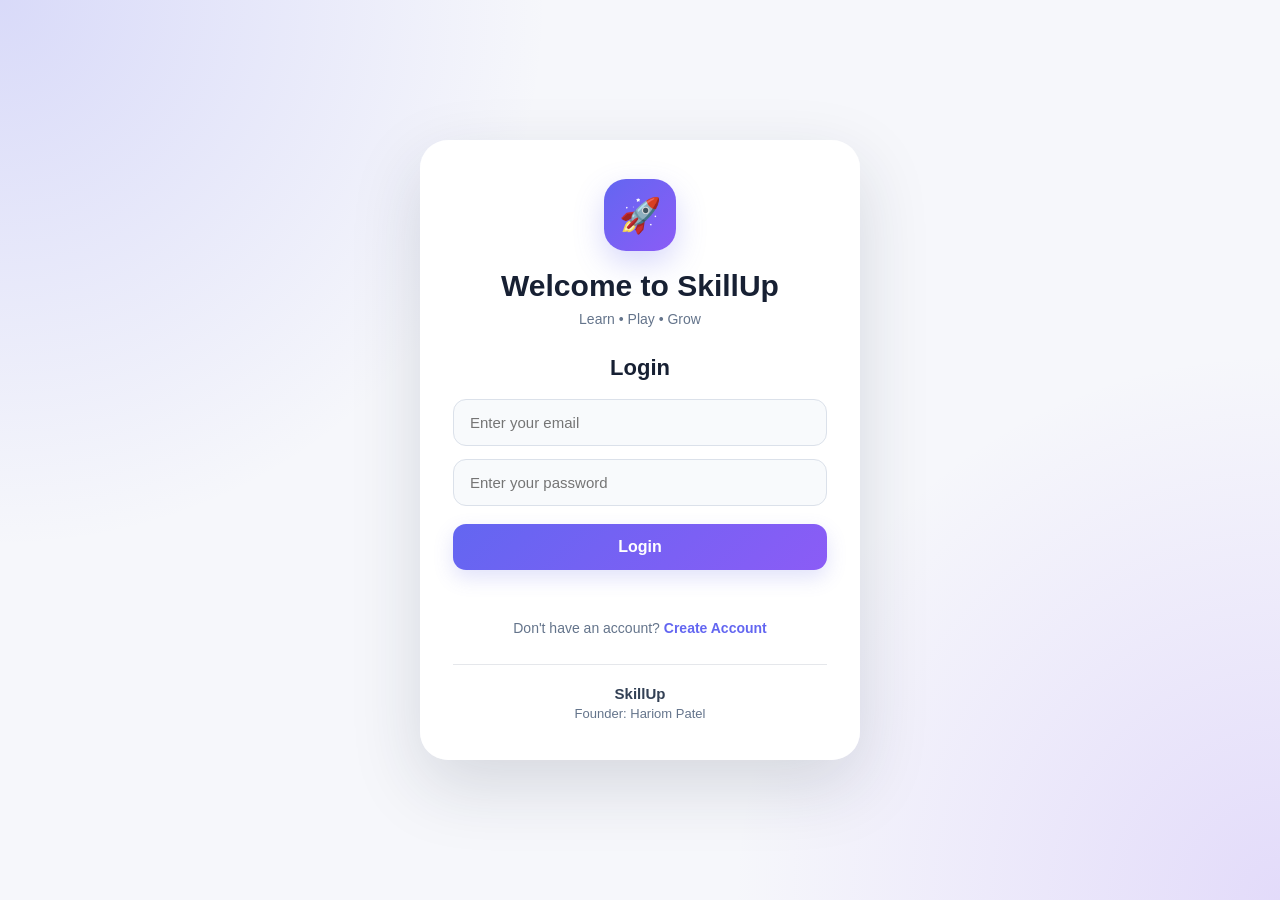
<file: index.html>
<!DOCTYPE html>
<html lang="en">
<head>
    <meta charset="UTF-8">
    <meta name="viewport" content="width=device-width, initial-scale=1.0">

    <title>SkillUp - Learn, Play & Grow</title>

    <link rel="stylesheet" href="style.css">
</head>

<body>
<!-- =====================================================
     LOGIN / SIGNUP PAGE
===================================================== -->

<section id="loginPage" class="login-page">

    <div class="login-card">

        <div class="login-logo">
            🚀
        </div>

        <h1>Welcome to SkillUp</h1>

        <p class="login-subtitle">
            Learn • Play • Grow
        </p>

        <!-- LOGIN FORM -->

        <div id="loginForm">

            <h2>Login</h2>

            <input
                type="email"
                id="loginEmail"
                placeholder="Enter your email"
                autocomplete="email"
            >

            <input
                type="password"
                id="loginPassword"
                placeholder="Enter your password"
                autocomplete="current-password"
            >

            <button
                type="button"
                id="loginBtn"
                class="primary-btn">
                Login
            </button>

            <p id="loginMessage" class="form-message"></p>

            <p class="switch-login">
                Don't have an account?
                <button
                    type="button"
                    id="showSignupBtn"
                    class="text-btn">
                    Create Account
                </button>
            </p>

        </div>


        <!-- SIGNUP FORM -->

        <div id="signupForm" class="hidden">

            <h2>Create Account</h2>

            <input
                type="text"
                id="signupName"
                placeholder="Enter your name"
                autocomplete="name"
            >

            <input
                type="email"
                id="signupEmail"
                placeholder="Enter your email"
                autocomplete="email"
            >

            <input
                type="password"
                id="signupPassword"
                placeholder="Create password"
                autocomplete="new-password"
            >

            <input
                type="password"
                id="signupConfirmPassword"
                placeholder="Confirm password"
                autocomplete="new-password"
            >

            <button
                type="button"
                id="createAccountBtn"
                class="primary-btn">
                Create Account
            </button>

            <p
                id="signupMessage"
                class="form-message">
            </p>

            <p class="switch-login">
                Already have an account?
                <button
                    type="button"
                    id="showLoginBtn"
                    class="text-btn">
                    Login
                </button>
            </p>

        </div>

        <div class="login-founder">
            <strong>SkillUp</strong>
            <span>Founder: Hariom Patel</span>
        </div>

    </div>

</section>
<!-- =========================================================
     APP HEADER
========================================================= -->

<header id="appContent" class="topbar"></header>

    <div class="brand">
        <div class="brand-logo">S</div>
        <div>
            <h2>SkillUp</h2>
            <span>Learn • Play • Grow</span>
        </div>
    </div>

    <nav class="main-nav">
        <button class="nav-btn active" data-page="homePage">Home</button>
        <button class="nav-btn" data-page="learningPage">Learn</button>
        <button class="nav-btn" data-page="gamesPage">Games</button>
        <button class="nav-btn" data-page="profilePage">Profile</button>
        <button class="nav-btn"data-page="certificatePage">🏆 Certificate</button>
    </nav>

    <button class="profile-mini" data-page="profilePage">
        <span id="headerInitial">H</span>
    </button>

</header>


<!-- =========================================================
     MAIN APP
========================================================= -->
<main id="appContent" class="app-container"></main>


<!-- =========================================================
     HOME PAGE
========================================================= -->

<section id="homePage" class="page active-page">

    <div class="hero">

        <div class="hero-content">

            <span class="hero-badge">🚀 Smart Learning Platform</span>

            <h1>
                Learn Skills.<br>
                <span>Play. Grow.</span>
            </h1>

            <p>
                Improve your typing, reading, coding, maths, GK and
                logical thinking with SkillUp.
            </p>

            <div class="hero-buttons">

                <button class="primary-btn" data-page="learningPage">
                    Start Learning
                </button>

                <button class="secondary-btn" data-page="gamesPage">
                    Play Games
                </button>

            </div>

        </div>

        <div class="hero-card">

            <div class="hero-card-icon">🏆</div>

            <h3>Your Learning Journey</h3>

            <p>Keep practicing and improve your skills every day.</p>

            <div class="hero-progress">
                <div class="progress-bar">
                    <div id="homeProgressBar"></div>
                </div>
                <span id="homeProgressText">0%</span>
            </div>

        </div>

    </div>


    <!-- DASHBOARD STATS -->

    <div class="section-title">
        <div>
            <span class="small-label">YOUR DASHBOARD</span>
            <h2>Learning Overview</h2>
        </div>
    </div>

    <div class="stats-grid">

        <div class="stat-card">
            <div class="stat-icon">📚</div>
            <div>
                <span>Tests Completed</span>
                <strong id="testsCompleted">0</strong>
            </div>
        </div>

        <div class="stat-card">
            <div class="stat-icon">⚡</div>
            <div>
                <span>Best WPM</span>
                <strong id="bestWpm">0</strong>
            </div>
        </div>

        <div class="stat-card">
            <div class="stat-icon">🎯</div>
            <div>
                <span>Best Accuracy</span>
                <strong id="bestAccuracy">0%</strong>
            </div>
        </div>

        <div class="stat-card">
            <div class="stat-icon">🏅</div>
            <div>
                <span>Achievements</span>
                <strong id="achievementCount">0</strong>
            </div>
        </div>

    </div>


    <!-- QUICK ACTIONS -->

    <div class="section-title">
        <div>
            <span class="small-label">QUICK ACCESS</span>
            <h2>Continue Learning</h2>
        </div>
    </div>

    <div class="quick-grid">

        <button class="quick-card" data-page="typingPage">
            <span>⌨️</span>
            <strong>Typing Test</strong>
            <small>Improve your speed</small>
        </button>

        <button class="quick-card" data-page="readingPage">
            <span>📖</span>
            <strong>Reading Test</strong>
            <small>Test comprehension</small>
        </button>

        <button class="quick-card" data-page="quizPage">
            <span>💻</span>
            <strong>Coding Quiz</strong>
            <small>Test programming knowledge</small>
        </button>

        <button class="quick-card" data-page="gamesPage">
            <span>🎮</span>
            <strong>Games</strong>
            <small>Learn while playing</small>
        </button>

    </div>


    <!-- FOUNDER -->

    <div class="founder-card">

        <div class="founder-symbol">S</div>

        <div>
            <span>SkillUp Founder</span>
            <h3>Hariom Patel & vedika Yadav</h3>
            <p>Learn • Practice • Improve • Grow</p>
        </div>

    </div>

</section>



<!-- =========================================================
     LEARNING PAGE
========================================================= -->

<section id="learningPage" class="page">

    <div class="page-heading">

        <div>
            <span class="small-label">LEARNING ZONE</span>
            <h1>Build Your Skills</h1>
            <p>Choose a challenge and start learning.</p>
        </div>

        <button class="back-btn" data-page="homePage">
            ← Home
        </button>

    </div>


    <div class="learning-grid">

        <button class="learning-card" data-page="typingPage">
            <div class="learning-icon typing-icon">⌨️</div>
            <h3>Typing Test</h3>
            <p>Improve typing speed and accuracy.</p>
            <span>Easy • Medium • Hard →</span>
        </button>

        <button class="learning-card" data-page="readingPage">
            <div class="learning-icon">📖</div>
            <h3>Reading Test</h3>
            <p>Read passages and answer questions.</p>
            <span>Test Knowledge →</span>
        </button>

        <button class="learning-card" data-page="brainPage">
            <div class="learning-icon">🧠</div>
            <h3>Brain Challenge</h3>
            <p>Improve logical thinking and memory.</p>
            <span>Challenge Yourself →</span>
        </button>

        <button class="learning-card" data-page="quizPage">
            <div class="learning-icon">💻</div>
            <h3>Coding Quiz</h3>
            <p>Practice C, C++, Java and Python.</p>
            <span>Start Quiz →</span>
        </button>

        <button class="learning-card" data-page="gkPage">
            <div class="learning-icon">🌍</div>
            <h3>GK Master</h3>
            <p>Improve your general knowledge.</p>
            <span>Start GK →</span>
        </button>

        <button class="learning-card" data-page="mathPage">
            <div class="learning-icon">➗</div>
            <h3>Math Challenge</h3>
            <p>Test your mathematical skills.</p>
            <span>Start Maths →</span>
        </button>

    </div>

</section>



<!-- =========================================================
     TYPING PAGE
========================================================= -->

<section id="typingPage" class="page">

    <div class="page-heading">

        <div>
            <span class="small-label">SKILL TEST</span>
            <h1>⌨️ Typing Test</h1>
            <p>Type faster. Type smarter. Improve every time.</p>
        </div>

        <button class="back-btn" data-page="learningPage">
            ← Learning
        </button>

    </div>


    <!-- DIFFICULTY -->

    <div class="test-toolbar">

        <div class="difficulty-box">

            <span>Difficulty</span>

            <div class="difficulty-buttons">

                <button class="difficulty-btn active"
                        data-difficulty="easy"
                        id="typingEasyBtn">
                    Easy
                </button>

                <button class="difficulty-btn"
                        data-difficulty="medium"
                        id="typingMediumBtn">
                    Medium
                </button>

                <button class="difficulty-btn"
                        data-difficulty="hard"
                        id="typingHardBtn">
                    Hard
                </button>

            </div>

        </div>

        <div class="typing-actions">

            <button id="newTypingTestBtn" class="secondary-btn">
                🔄 New Test
            </button>

            <button id="startTypingBtn" class="primary-btn">
                ▶ Start Typing
            </button>

        </div>

    </div>


    <!-- LIVE STATS -->

    <div class="typing-stats">

        <div class="typing-stat">
            <span>⏱️ Time</span>
            <strong id="typingTime">0s</strong>
        </div>

        <div class="typing-stat">
            <span>⚡ WPM</span>
            <strong id="typingWpm">0</strong>
        </div>

        <div class="typing-stat">
            <span>🎯 Accuracy</span>
            <strong id="typingAccuracy">100%</strong>
        </div>

        <div class="typing-stat">
            <span>✅ Correct</span>
            <strong id="typingCorrect">0</strong>
        </div>

        <div class="typing-stat">
            <span>❌ Wrong</span>
            <strong id="typingWrong">0</strong>
        </div>

    </div>


    <!-- PASSAGE -->

    <div class="typing-panel">

        <div class="panel-header">
            <h3>Type the following passage</h3>
            <span id="typingDifficultyLabel">Easy</span>
        </div>

        <div id="typingText" class="typing-text">
            Click "Start Typing" to begin your test.
        </div>

        <textarea
            id="typingInput"
            class="typing-input"
            placeholder="Start typing here..."
            disabled
            spellcheck="false"></textarea>

    </div>


    <!-- TYPING RESULT -->

    <div id="typingResult" class="result-panel hidden">

        <div class="result-medal" id="typingMedal">🥉</div>

        <h2 id="typingResultTitle">Typing Test Complete!</h2>

        <p id="typingResultMessage">
            Great job! Keep practicing.
        </p>

        <div class="result-grid">

            <div>
                <span>WPM</span>
                <strong id="finalWpm">0</strong>
            </div>

            <div>
                <span>Accuracy</span>
                <strong id="finalAccuracy">0%</strong>
            </div>

            <div>
                <span>Correct</span>
                <strong id="finalCorrect">0</strong>
            </div>

            <div>
                <span>Wrong</span>
                <strong id="finalWrong">0</strong>
            </div>

        </div>

        <div class="result-actions">

            <button id="typingCertificateBtn"
                    class="primary-btn"
                    disabled>
                📜 Generate Certificate
            </button>

            <button id="typingNewTestResultBtn"
                    class="secondary-btn">
                🔄 New Test
            </button>

        </div>

    </div>

</section>



<!-- =========================================================
     READING PAGE
========================================================= -->

<section id="readingPage" class="page">

    <div class="page-heading">

        <div>
            <span class="small-label">READING</span>
            <h1>📖 Reading Test</h1>
            <p>Read carefully and answer the questions.</p>
        </div>

        <button class="back-btn" data-page="learningPage">
            ← Learning
        </button>

    </div>


    <div class="test-toolbar">

        <div class="difficulty-buttons">

            <button class="difficulty-btn active"
                    data-reading-difficulty="easy">
                Easy
            </button>

            <button class="difficulty-btn"
                    data-reading-difficulty="medium">
                Medium
            </button>

            <button class="difficulty-btn"
                    data-reading-difficulty="hard">
                Hard
            </button>

        </div>

        <button id="startReadingBtn" class="primary-btn">
            ▶ Start Reading Test
        </button>

    </div>


    <div class="reading-panel">

        <h3 id="readingTitle">Reading Passage</h3>

        <p id="readingPassage">
            Choose a difficulty and click Start Reading Test.
        </p>

    </div>


    <div id="readingQuestions" class="questions-container"></div>

    <button id="submitReadingBtn"
            class="primary-btn hidden">
        Submit Reading Test
    </button>


    <div id="readingResult" class="result-panel hidden">

        <div class="result-medal" id="readingMedal">🥉</div>

        <h2>Reading Test Complete!</h2>

        <p id="readingResultMessage"></p>

        <div class="result-grid">

            <div>
                <span>Score</span>
                <strong id="readingScore">0</strong>
            </div>

            <div>
                <span>Accuracy</span>
                <strong id="readingAccuracy">0%</strong>
            </div>

        </div>

    </div>

</section>



<!-- =========================================================
     BRAIN PAGE
========================================================= -->

<section id="brainPage" class="page">

    <div class="page-heading">

        <div>
            <span class="small-label">LOGIC</span>
            <h1>🧠 Brain Challenge</h1>
            <p>Challenge your thinking.</p>
        </div>

        <button class="back-btn" data-page="learningPage">
            ← Learning
        </button>

    </div>


    <div class="challenge-card">

        <div class="challenge-top">

            <span id="brainQuestionNumber">Question 1</span>
            <span id="brainTimer">30s</span>

        </div>

        <h2 id="brainQuestion">
            Press Start to begin the challenge.
        </h2>

        <div id="brainOptions" class="option-grid"></div>

        <button id="startBrainBtn" class="primary-btn">
            ▶ Start Challenge
        </button>

    </div>


    <div id="brainResult" class="result-panel hidden">

        <div class="result-medal" id="brainMedal">🥉</div>

        <h2>Brain Challenge Complete!</h2>

        <p id="brainResultMessage"></p>

        <div class="result-grid">

            <div>
                <span>Score</span>
                <strong id="brainScore">0</strong>
            </div>

            <div>
                <span>Accuracy</span>
                <strong id="brainAccuracy">0%</strong>
            </div>

        </div>

    </div>

</section>



<!-- =========================================================
     CODING QUIZ PAGE
========================================================= -->

<section id="quizPage" class="page">

    <div class="page-heading">

        <div>
            <span class="small-label">PROGRAMMING</span>
            <h1>💻 Coding Quiz</h1>
            <p>Test your programming knowledge.</p>
        </div>

        <button class="back-btn" data-page="learningPage">
            ← Learning
        </button>

    </div>


    <div class="quiz-language-buttons">

        <button class="language-btn active" data-language="C">
            C
        </button>

        <button class="language-btn" data-language="C++">
            C++
        </button>

        <button class="language-btn" data-language="Java">
            Java
        </button>

        <button class="language-btn" data-language="Python">
            Python
        </button>

    </div>


    <div class="challenge-card">

        <div class="challenge-top">

            <span id="quizQuestionNumber">Question 1</span>
            <span id="quizScore">Score: 0</span>

        </div>

        <h2 id="quizQuestion">
            Select a language to begin.
        </h2>

        <div id="quizOptions" class="option-grid"></div>

        <button id="nextQuizBtn"
                class="primary-btn hidden">
            Next Question →
        </button>

        <button id="startQuizBtn"
                class="primary-btn">
            ▶ Start Quiz
        </button>

    </div>


    <div id="quizResult" class="result-panel hidden">

        <div class="result-medal" id="quizMedal">🥉</div>

        <h2>Quiz Complete!</h2>

        <p id="quizResultMessage"></p>

        <div class="result-grid">

            <div>
                <span>Score</span>
                <strong id="quizFinalScore">0</strong>
            </div>

            <div>
                <span>Accuracy</span>
                <strong id="quizFinalAccuracy">0%</strong>
            </div>

        </div>

    </div>

</section>



<!-- =========================================================
     GK PAGE
========================================================= -->

<section id="gkPage" class="page">

    <div class="page-heading">

        <div>
            <span class="small-label">GENERAL KNOWLEDGE</span>
            <h1>🌍 GK Master</h1>
            <p>Test what you know about the world.</p>
        </div>

        <button class="back-btn" data-page="learningPage">
            ← Learning
        </button>

    </div>


    <div class="challenge-card">

        <div class="challenge-top">

            <span id="gkQuestionNumber">Question 1</span>
            <span id="gkScore">Score: 0</span>

        </div>

        <h2 id="gkQuestion">
            Press Start to begin GK Master.
        </h2>

        <div id="gkOptions" class="option-grid"></div>

        <button id="startGkBtn" class="primary-btn">
            ▶ Start GK
        </button>

        <button id="nextGkBtn"
                class="primary-btn hidden">
            Next Question →
        </button>

    </div>


    <div id="gkResult" class="result-panel hidden">

        <div class="result-medal" id="gkMedal">🥉</div>

        <h2>GK Test Complete!</h2>

        <p id="gkResultMessage"></p>

        <div class="result-grid">

            <div>
                <span>Score</span>
                <strong id="gkFinalScore">0</strong>
            </div>

            <div>
                <span>Accuracy</span>
                <strong id="gkFinalAccuracy">0%</strong>
            </div>

        </div>

    </div>

</section>



<!-- =========================================================
     MATH PAGE
========================================================= -->

<section id="mathPage" class="page">

    <div class="page-heading">

        <div>
            <span class="small-label">MATHEMATICS</span>
            <h1>➗ Math Challenge</h1>
            <p>Calculate quickly and accurately.</p>
        </div>

        <button class="back-btn" data-page="learningPage">
            ← Learning
        </button>

    </div>


    <div class="math-settings">

        <button class="difficulty-btn active"
                data-math-difficulty="easy">
            Easy
        </button>

        <button class="difficulty-btn"
                data-math-difficulty="medium">
            Medium
        </button>

        <button class="difficulty-btn"
                data-math-difficulty="hard">
            Hard
        </button>

    </div>


    <div class="challenge-card">

        <div class="challenge-top">

            <span id="mathQuestionNumber">Question 1</span>
            <span id="mathScore">Score: 0</span>

        </div>

        <h2 id="mathQuestion">
            Press Start to begin Math Challenge.
        </h2>

        <input
            type="number"
            id="mathAnswer"
            class="answer-input"
            placeholder="Enter your answer">

        <button id="submitMathBtn"
                class="primary-btn hidden">
            Submit Answer
        </button>

        <button id="startMathBtn"
                class="primary-btn">
            ▶ Start Maths
        </button>

        <p id="mathFeedback" class="feedback-text"></p>

    </div>


    <div id="mathResult" class="result-panel hidden">

        <div class="result-medal" id="mathMedal">🥉</div>

        <h2>Math Challenge Complete!</h2>

        <p id="mathResultMessage"></p>

        <div class="result-grid">

            <div>
                <span>Score</span>
                <strong id="mathFinalScore">0</strong>
            </div>

            <div>
                <span>Accuracy</span>
                <strong id="mathFinalAccuracy">0%</strong>
            </div>

        </div>

    </div>

</section>



<!-- =========================================================
     GAMES PAGE
========================================================= -->

<section id="gamesPage" class="page">

    <div class="page-heading">

        <div>
            <span class="small-label">GAME ZONE</span>
            <h1>🎮 Learn While Playing</h1>
            <p>Improve your brain with fun games.</p>
        </div>

        <button class="back-btn" data-page="homePage">
            ← Home
        </button>

    </div>


    <h2 class="sub-heading">Entertainment Games</h2>

    <div class="games-grid">

        <button class="game-card" data-game="xo">
            <div class="game-icon">❌⭕</div>
            <h3>X-O Rush</h3>
            <p>Classic X and O challenge.</p>
            <span>Play Now →</span>
        </button>

        <button class="game-card" data-game="memory">
            <div class="game-icon">🧩</div>
            <h3>Memory Match</h3>
            <p>Test your memory.</p>
            <span>Play Now →</span>
        </button>

        <button class="game-card" data-game="number">
            <div class="game-icon">🔢</div>
            <h3>Number Rush</h3>
            <p>Challenge your number skills.</p>
            <span>Play Now →</span>
        </button>

        <button class="game-card" data-game="sky">
            <div class="game-icon">☁️</div>
            <h3>Sky Dodge</h3>
            <p>Test your reaction.</p>
            <span>Play Now →</span>
        </button>

    </div>


    <h2 class="sub-heading">Learning Games</h2>

    <div class="games-grid">

        <button class="game-card learning-game" data-game="mathgame">
            <div class="game-icon">➗</div>
            <h3>Math Game</h3>
            <p>Learn maths through play.</p>
            <span>Play Now →</span>
        </button>

        <button class="game-card learning-game" data-game="codinggame">
            <div class="game-icon">💻</div>
            <h3>Coding Game</h3>
            <p>Learn programming concepts.</p>
            <span>Play Now →</span>
        </button>

        <button class="game-card learning-game" data-game="gkgame">
            <div class="game-icon">🌍</div>
            <h3>GK Game</h3>
            <p>Learn while answering.</p>
            <span>Play Now →</span>
        </button>

        <button class="game-card learning-game" data-game="braingame">
            <div class="game-icon">🧠</div>
            <h3>Brain Game</h3>
            <p>Improve your logical thinking.</p>
            <span>Play Now →</span>
        </button>

    </div>

</section>



<!-- =========================================================
     GAME MODAL
========================================================= -->

<div id="gameModal" class="modal hidden">

    <div class="modal-box">

        <button id="closeGameBtn" class="modal-close">×</button>

        <div id="gameContent"></div>

    </div>

</div>



<!-- =========================================================
     PROFILE PAGE
========================================================= -->

<section id="profilePage" class="page">

    <div class="page-heading">

        <div>
            <span class="small-label">MY PROFILE</span>
            <h1>👤 Profile</h1>
            <p>Manage your SkillUp profile.</p>
        </div>

        <button class="back-btn" data-page="homePage">
            ← Home
        </button>

    </div>


    <div class="profile-layout">

        <div class="profile-card">

            <div class="profile-avatar" id="profileAvatar">
                H
            </div>

            <h2 id="profileDisplayName"></h2>

            <p id="profileDisplayEmail">
                learner@skillup.com
            </p>

            <span class="profile-role">
                SkillUp Learner
            </span>

        </div>


        <div class="profile-form-card">

            <h2>Profile Information</h2>

            <form id="profileForm">

                <div class="form-row">

                    <div class="form-group">

                        <label for="profileName">
                            Full Name
                        </label>

                        <input
                            type="text"
                            id="profileName"
                            placeholder="Enter your name">

                    </div>

                    <div class="form-group">

                        <label for="profileEmail">
                            Email
                        </label>

                        <input
                            type="email"
                            id="profileEmail"
                            placeholder="Enter email">

                    </div>

                </div>


                <div class="form-row">

                    <div class="form-group">

                        <label for="profilePhone">
                            Phone
                        </label>

                        <input
                            type="tel"
                            id="profilePhone"
                            placeholder="Enter phone number">

                    </div>

                    <div class="form-group">

                        <label for="profileYear">
                            Year
                        </label>

                        <select id="profileYear">

                            <option value="">
                                Select Year
                            </option>

                            <option value="1st Year">
                                1st Year
                            </option>

                            <option value="2nd Year">
                                2nd Year
                            </option>

                            <option value="3rd Year">
                                3rd Year
                            </option>

                            <option value="4th Year">
                                4th Year
                            </option>

                        </select>

                    </div>

                </div>


                <div class="form-group">

                    <label for="profileCourse">
                        Course
                    </label>

                    <input
                        type="text"
                        id="profileCourse"
                        placeholder="Example: B.Tech Information Technology">

                </div>


                <button type="submit" class="primary-btn">
                    Save Profile
                </button>

            </form>

        </div>

    </div>


    <div class="profile-stat-grid">

        <div class="profile-stat">
            <span>Tests</span>
            <strong id="profileTests">0</strong>
        </div>

        <div class="profile-stat">
            <span>Best WPM</span>
            <strong id="profileWpm">0</strong>
        </div>

        <div class="profile-stat">
            <span>Accuracy</span>
            <strong id="profileAccuracy">0%</strong>
        </div>

        <div class="profile-stat">
            <span>Achievements</span>
            <strong id="profileAchievements">0</strong>
        </div>

    </div>

</section>



<!-- =========================================================
     ACHIEVEMENTS PAGE
========================================================= -->

<section id="achievementPage" class="page">

    <div class="page-heading">

        <div>
            <span class="small-label">ACHIEVEMENTS</span>
            <h1>🏆 Your Achievements</h1>
            <p>Every completed challenge brings you closer.</p>
        </div>

        <button class="back-btn" data-page="homePage">
            ← Home
        </button>

    </div>


    <div class="achievement-card">

        <div class="achievement-medal">🥉</div>

        <div>
            <span>Bronze</span>
            <h3>Getting Started</h3>
            <p>Complete your first learning test.</p>
        </div>

    </div>


    <div class="achievement-card">

        <div class="achievement-medal">🥈</div>

        <div>
            <span>Silver</span>
            <h3>Skill Builder</h3>
            <p>Achieve a strong performance.</p>
        </div>

    </div>


    <div class="achievement-card">

        <div class="achievement-medal">🥇</div>

        <div>
            <span>Gold</span>
            <h3>SkillUp Champion</h3>
            <p>Reach an excellent score.</p>
        </div>

    </div>

</section>



<!-- =========================================================
     CERTIFICATE PAGE
========================================================= -->

<!-- =========================================================
     CERTIFICATE PAGE
========================================================= -->

<section id="certificatePage" class="page">

    <div class="page-heading certificate-page-heading">

        <div>
            <span class="small-label">ACHIEVEMENT</span>
            <h1>📜 Certificate</h1>
            <p>Your SkillUp achievement certificate.</p>
        </div>

        <button class="back-btn" data-page="homePage">
            ← Home
        </button>

    </div>


    <!-- LOCKED -->

    <div id="certificateLocked" class="locked-card">

        <div>🔒</div>

        <h2>Certificate Locked</h2>

        <p>
            Complete a SkillUp test and generate your result first.
        </p>

        <button class="primary-btn" data-page="learningPage">
            Start Learning
        </button>

    </div>


    <!-- CERTIFICATE -->

    <div id="certificateContainer"
         class="certificate-container hidden">

        <div class="certificate">

            <div class="certificate-border">

                <!-- TOP -->

                <div class="certificate-top">

                    <span class="certificate-logo">
                        SKILLUP
                    </span>

                    <span>
                        Learn • Play • Grow
                    </span>

                </div>


                <!-- CONTENT -->

                <div class="certificate-content">

                    <p class="certificate-small">
                        CERTIFICATE OF ACHIEVEMENT
                    </p>

                    <h1>
                        Certificate of Excellence
                    </h1>

                    <p>
                        This certificate is proudly presented to
                    </p>

                    <h2 id="certificateName">
                        Hariom
                    </h2>

                    <p>
                        for successfully completing
                    </p>

                    <h3 id="certificateTest">
                        SkillUp Typing Test
                    </h3>


                    <!-- SCORE -->

                    <div class="certificate-score">

                        <div>
                            <span>Score</span>
                            <strong id="certificateScore">
                                0
                            </strong>
                        </div>

                        <div>
                            <span>Accuracy</span>
                            <strong id="certificateAccuracy">
                                0%
                            </strong>
                        </div>

                        <div>
                            <span>Achievement</span>
                            <strong id="certificateMedal">
                                Bronze
                            </strong>
                        </div>

                    </div>


                    <!-- SIGNATURE -->

                    <div class="certificate-footer">

                        <div class="signature-area">

                            <div class="signature">
                                Hariom Patel
                            </div>

                            <span>
                                Founder of SkillUp
                            </span>

                        </div>

                    </div>

                </div>

            </div>

        </div>


        <!-- BUTTONS -->

        <div class="certificate-actions">

            <button id="printCertificateBtn"
                    class="primary-btn">
                🖨️ Print / Save Certificate
            </button>

            <button class="secondary-btn"
                    data-page="homePage">
                ← Back to Home
            </button>

        </div>

    </div>

</section>

<!-- =========================================================
     REFER PAGE
========================================================= -->

<section id="referPage" class="page">

    <div class="page-heading">

        <div>
            <span class="small-label">REFER</span>
            <h1>🔗 Refer & Grow</h1>
            <p>Invite friends to join SkillUp.</p>
        </div>

        <button class="back-btn" data-page="homePage">
            ← Home
        </button>

    </div>


    <div class="refer-card">

        <div class="refer-icon">
            🚀
        </div>

        <h2>Share SkillUp</h2>

        <p>
            Invite your friends and help them learn, play and grow.
        </p>


        <div class="referral-box">

            <span>Your Referral Code</span>

            <strong id="referralCode">
                SKILLUP-HARIOM
            </strong>

            <button id="copyReferralBtn"
                    class="secondary-btn">
                📋 Copy Code
            </button>

        </div>


        <button id="shareReferralBtn"
                class="primary-btn">
            🔗 Share SkillUp
        </button>


        <div class="referral-stats">

            <div>
                <span>Referrals</span>
                <strong id="referralCount">0</strong>
            </div>

            <div>
                <span>Status</span>
                <strong>Active</strong>
            </div>

        </div>

    </div>

</section>



<!-- =========================================================
     FOOTER
========================================================= -->

<footer class="footer">

    <div>
        <strong>SkillUp</strong>
        <span>Learn • Play • Grow</span>
    </div>

    <div class="footer-links">

        <button data-page="homePage">
            Home
        </button>

        <button data-page="learningPage">
            Learn
        </button>

        <button data-page="gamesPage">
            Games
        </button>

        <button data-page="profilePage">
            Profile
        </button>

        <button data-page="referPage">
            Refer
        </button>

    </div>

    <p>
        © 2026 SkillUp. Built for learning and growth.
    </p>

    <p class="founder-footer">
        Founder: <strong>Hariom Patel</strong>
    </p>

</footer>


</main>



<!-- =========================================================
     TOAST NOTIFICATION
========================================================= -->

<div id="toast" class="toast">
    <span id="toastMessage">Success!</span>
</div>



<!-- =========================================================
     JAVASCRIPT
========================================================= -->

<script src="script.js"></script>

</body>
</html>
</file>
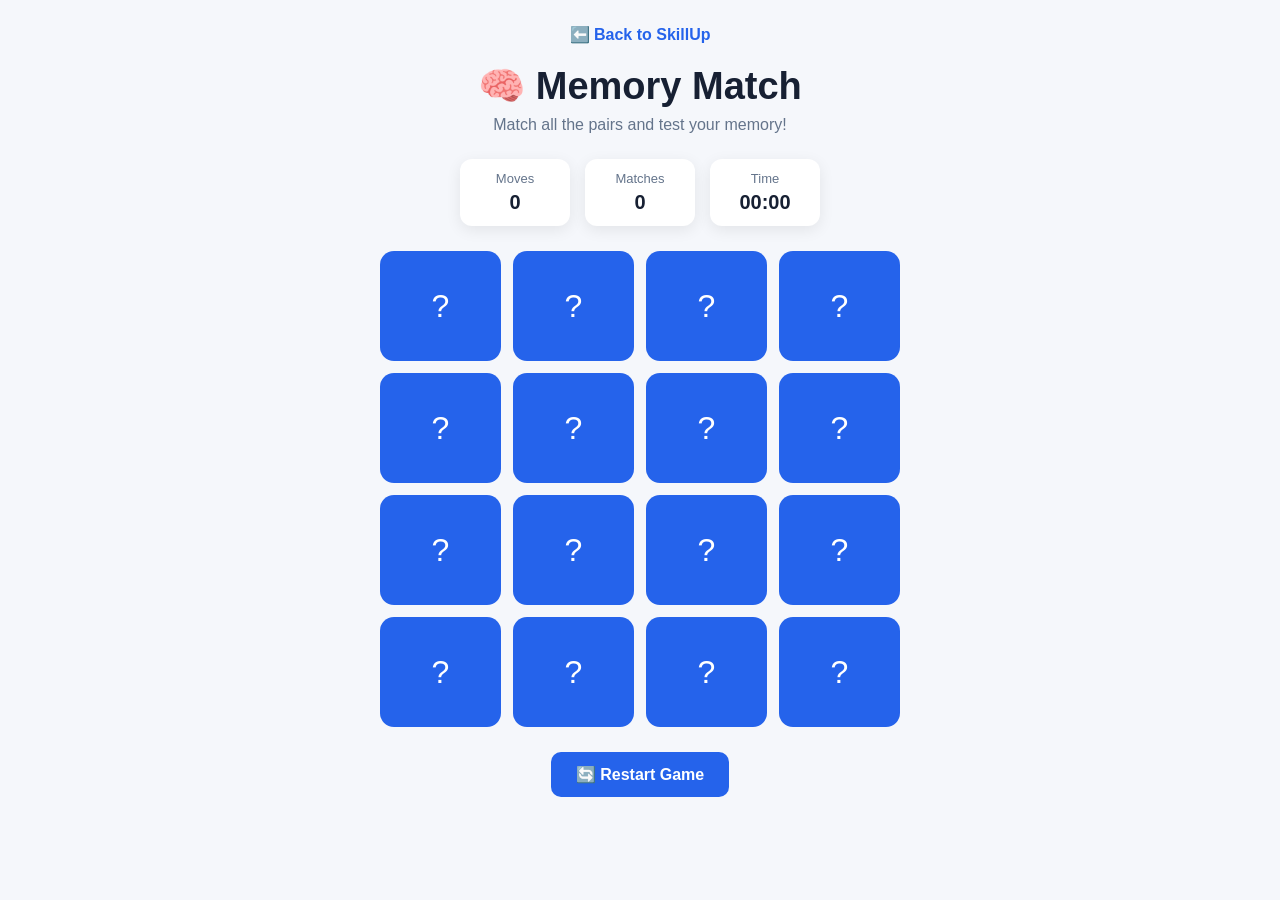
<file: games/memory-match/index.html>
<!DOCTYPE html>
<html lang="en">
<head>
    <meta charset="UTF-8">
    <meta name="viewport" content="width=device-width, initial-scale=1.0">
    <title>🧠 Memory Match - SkillUp</title>
    <link rel="stylesheet" href="style.css">
</head>

<body>

<div class="game-container">

    <a href="../../index.html" class="back-btn">⬅️ Back to SkillUp</a>

    <h1>🧠 Memory Match</h1>
    <p class="subtitle">Match all the pairs and test your memory!</p>

    <div class="stats">
        <div>
            <span>Moves</span>
            <strong id="moves">0</strong>
        </div>

        <div>
            <span>Matches</span>
            <strong id="matches">0</strong>
        </div>

        <div>
            <span>Time</span>
            <strong id="time">00:00</strong>
        </div>
    </div>

    <div id="gameBoard" class="game-board"></div>

    <button id="restartBtn" class="restart-btn">
        🔄 Restart Game
    </button>

    <div id="message" class="message"></div>

</div>

<script src="script.js"></script>

</body>
</html>
</file>
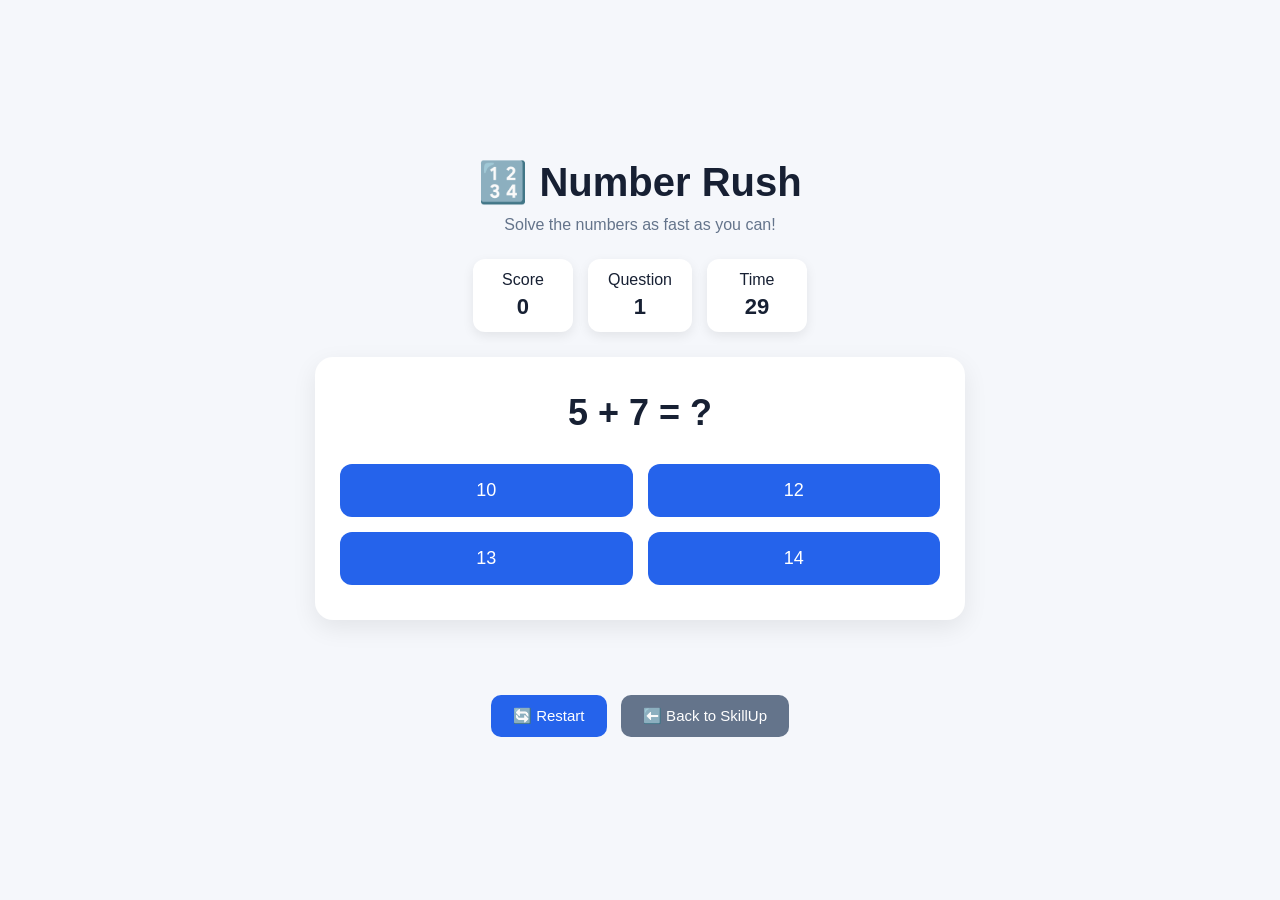
<file: games/Number-Rush/index.html>
<!DOCTYPE html>
<html lang="en">
<head>
    <meta charset="UTF-8">
    <meta name="viewport" content="width=device-width, initial-scale=1.0">

    <title>🔢 Number Rush - SkillUp</title>

    <link rel="stylesheet" href="style.css">
</head>

<body>

<div class="game-container">

    <h1>🔢 Number Rush</h1>

    <p class="subtitle">
        Solve the numbers as fast as you can!
    </p>

    <div class="stats">

        <div>
            Score
            <strong id="score">0</strong>
        </div>

        <div>
            Question
            <strong id="questionNumber">1</strong>
        </div>

        <div>
            Time
            <strong id="timer">30</strong>
        </div>

    </div>

    <div class="question-box">

        <h2 id="question">
            Loading...
        </h2>

        <div id="answers" class="answers"></div>

    </div>

    <p id="message" class="message"></p>

    <button id="restartBtn" class="restart-btn">
        🔄 Restart
    </button>

    <button class="back-btn" onclick="goBack()">
        ⬅️ Back to SkillUp
    </button>

</div>

<script src="script.js"></script>

</body>
</html>
</file>
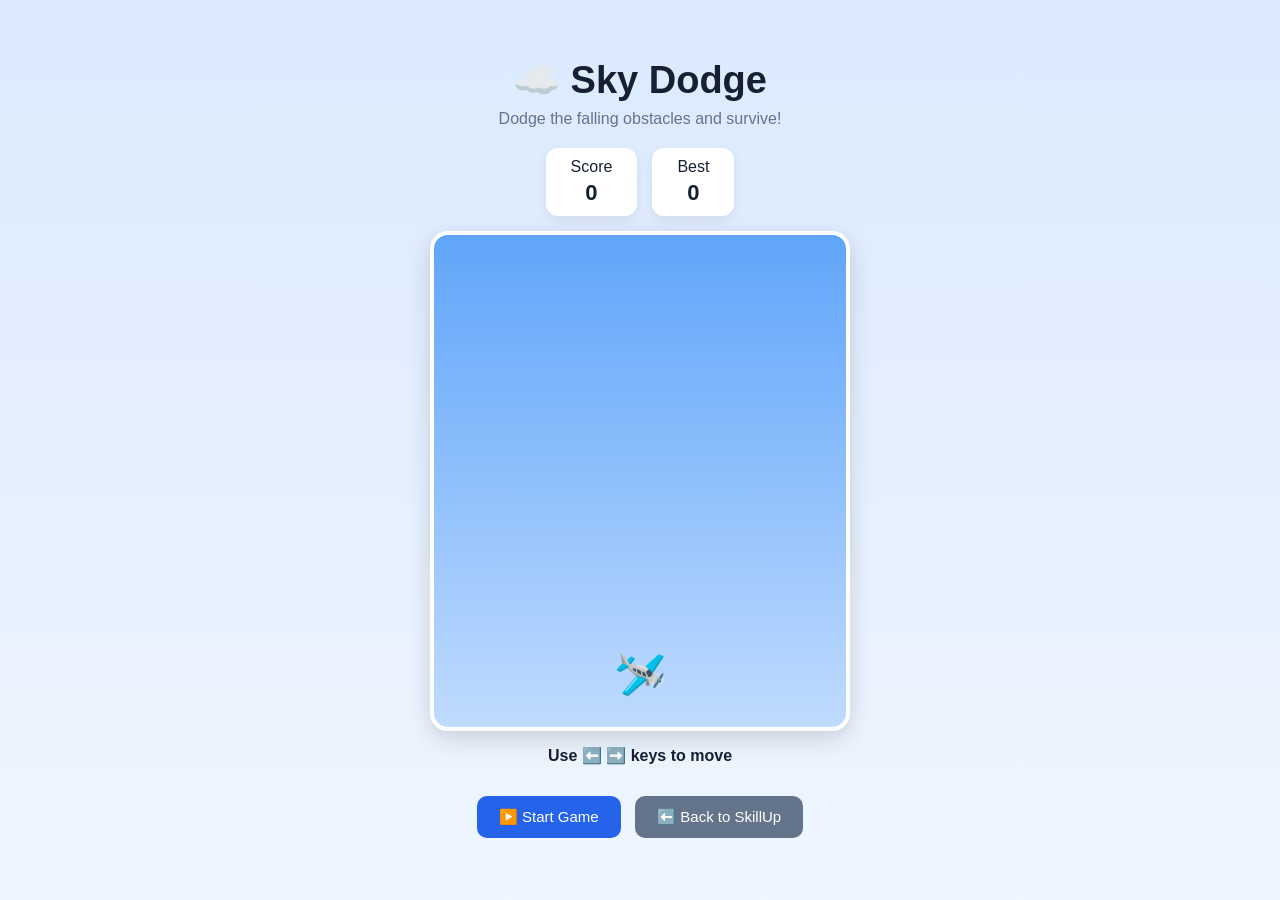
<file: games/sky-Dodge/index.html>
<!DOCTYPE html>
<html lang="en">
<head>
    <meta charset="UTF-8">
    <meta name="viewport" content="width=device-width, initial-scale=1.0">

    <title>☁️ Sky Dodge - SkillUp</title>

    <link rel="stylesheet" href="style.css">
</head>

<body>

<div class="game-container">

    <h1>☁️ Sky Dodge</h1>

    <p class="subtitle">
        Dodge the falling obstacles and survive!
    </p>

    <div class="stats">

        <div>
            Score
            <strong id="score">0</strong>
        </div>

        <div>
            Best
            <strong id="best">0</strong>
        </div>

    </div>

    <div id="gameArea" class="game-area">

        <div id="player" class="player">
            🛩️
        </div>

    </div>

    <p id="message" class="message">
        Use ⬅️ ➡️ keys to move
    </p>

    <button id="startBtn" class="start-btn">
        ▶️ Start Game
    </button>

    <button class="back-btn" onclick="goBack()">
        ⬅️ Back to SkillUp
    </button>

</div>

<script src="script.js"></script>

</body>
</html>
</file>
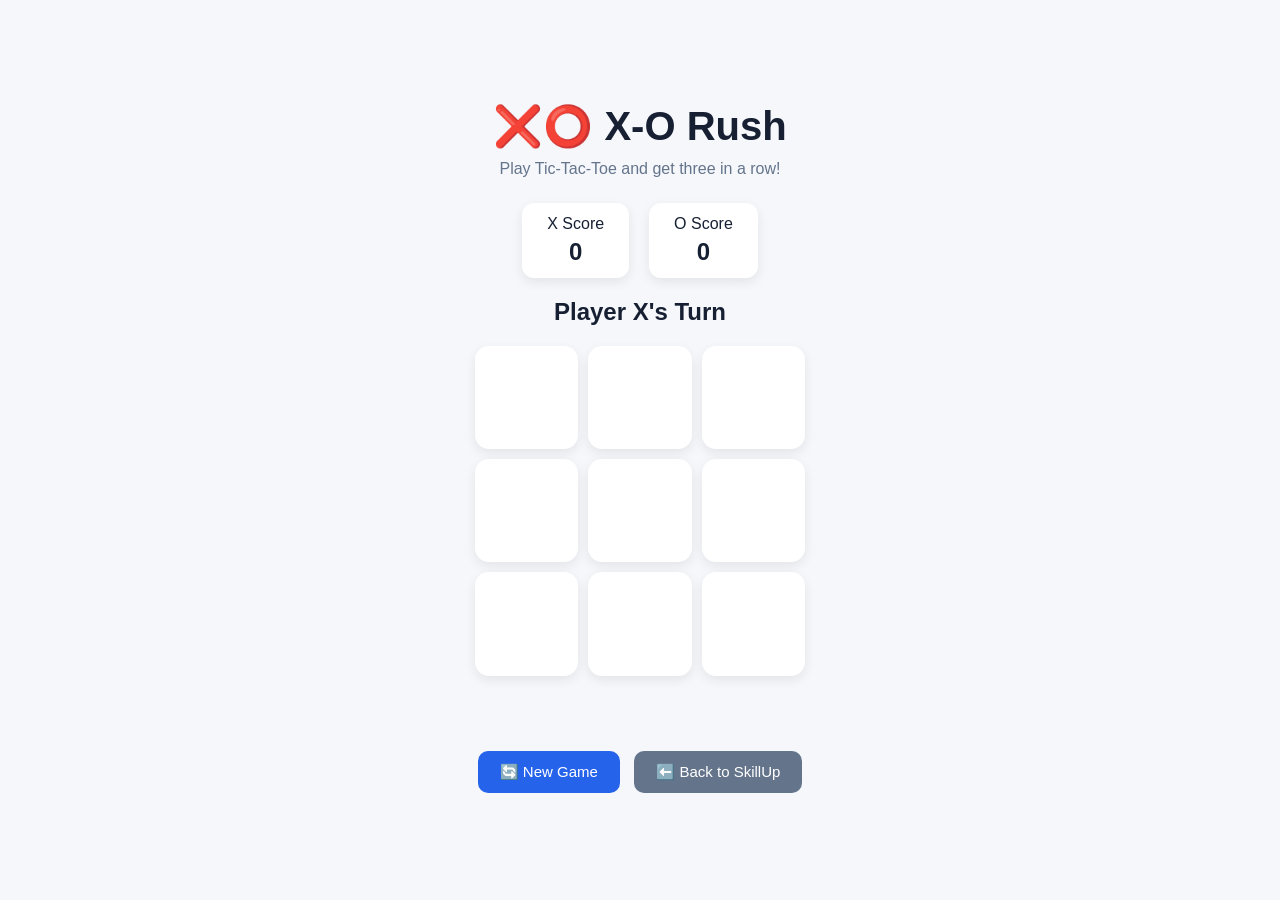
<file: games/x-o-rush/index.html>
<!DOCTYPE html>
<html lang="en">
<head>
    <meta charset="UTF-8">
    <meta name="viewport" content="width=device-width, initial-scale=1.0">

    <title>❌⭕ X-O Rush - SkillUp</title>

    <link rel="stylesheet" href="style.css">
</head>

<body>

<div class="game-container">

    <h1>❌⭕ X-O Rush</h1>

    <p class="subtitle">
        Play Tic-Tac-Toe and get three in a row!
    </p>

    <div class="score-board">

        <div>
            X Score
            <strong id="xScore">0</strong>
        </div>

        <div>
            O Score
            <strong id="oScore">0</strong>
        </div>

    </div>

    <h2 id="turn">Player X's Turn</h2>

    <div id="board" class="board">

        <button class="cell"></button>
        <button class="cell"></button>
        <button class="cell"></button>

        <button class="cell"></button>
        <button class="cell"></button>
        <button class="cell"></button>

        <button class="cell"></button>
        <button class="cell"></button>
        <button class="cell"></button>

    </div>

    <p id="message" class="message"></p>

    <button id="restartBtn" class="restart-btn">
        🔄 New Game
    </button>

    <button class="back-btn" onclick="goBack()">
        ⬅️ Back to SkillUp
    </button>

</div>

<script src="script.js"></script>

</body>
</html>
</file>
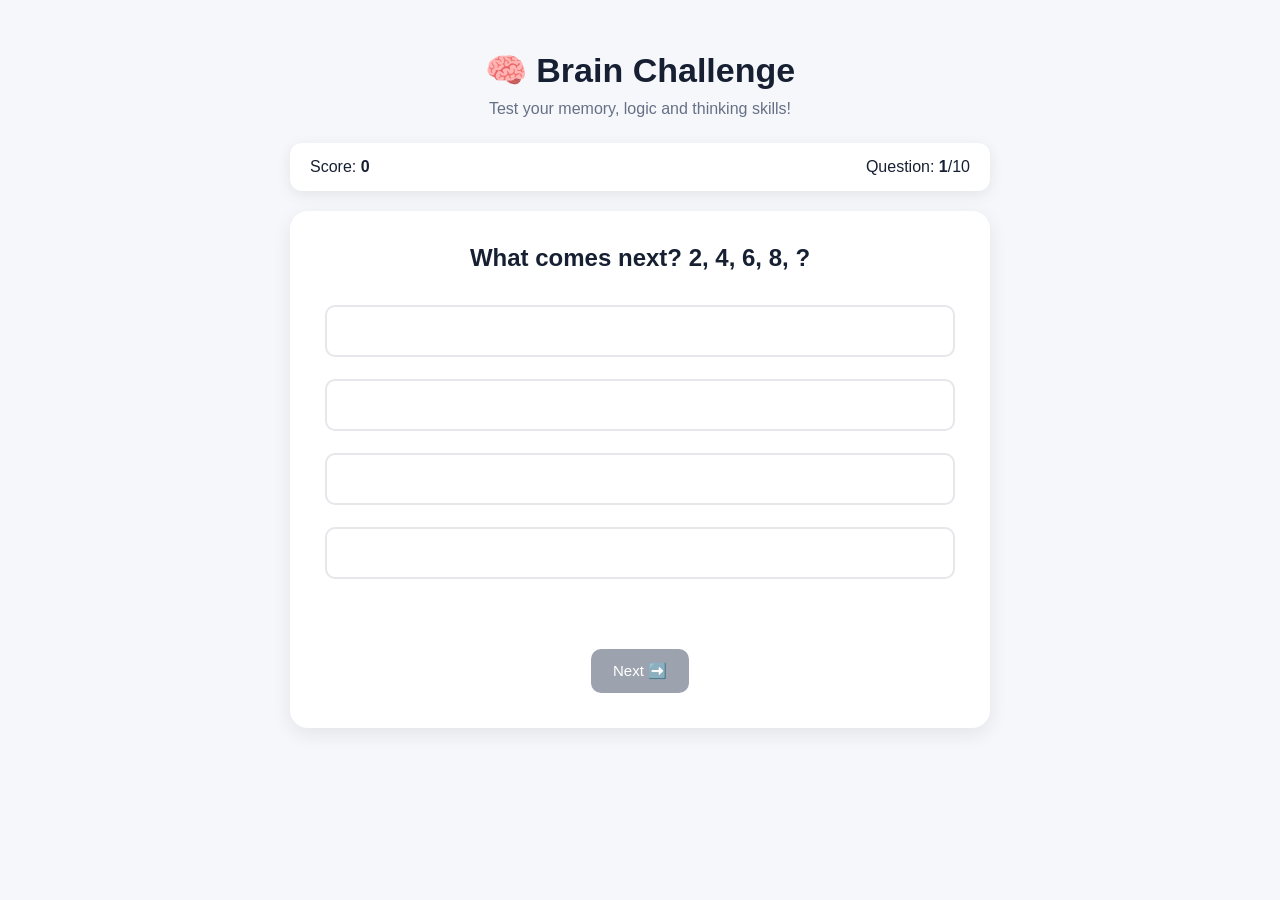
<file: learning-games/brain-challenge/index.html>
<!DOCTYPE html>
<html lang="en">
<head>
    <meta charset="UTF-8">
    <meta name="viewport" content="width=device-width, initial-scale=1.0">

    <title>🧠 Brain Challenge - SkillUp</title>

    <link rel="stylesheet" href="style.css">
</head>

<body>

    <div class="game-container">

        <header>
            <h1>🧠 Brain Challenge</h1>
            <p>Test your memory, logic and thinking skills!</p>
        </header>

        <div class="top-bar">
            <span>Score: <strong id="score">0</strong></span>
            <span>Question: <strong id="questionNumber">1</strong>/10</span>
        </div>

        <div class="game-card">

            <h2 id="question">
                Loading question...
            </h2>

            <div id="answers" class="answers"></div>

            <p id="result"></p>

            <button id="nextBtn" onclick="nextQuestion()" disabled>
                Next ➡️
            </button>

        </div>

        <div id="finalScreen" class="hidden">

            <h2>🎉 Challenge Complete!</h2>

            <p id="finalScore"></p>

            <button onclick="restartGame()">
                🔄 Play Again
            </button>

            <button onclick="goBack()">
                ⬅️ Back to SkillUp
            </button>

        </div>

    </div>

    <script src="script.js"></script>

</body>
</html>
</file>
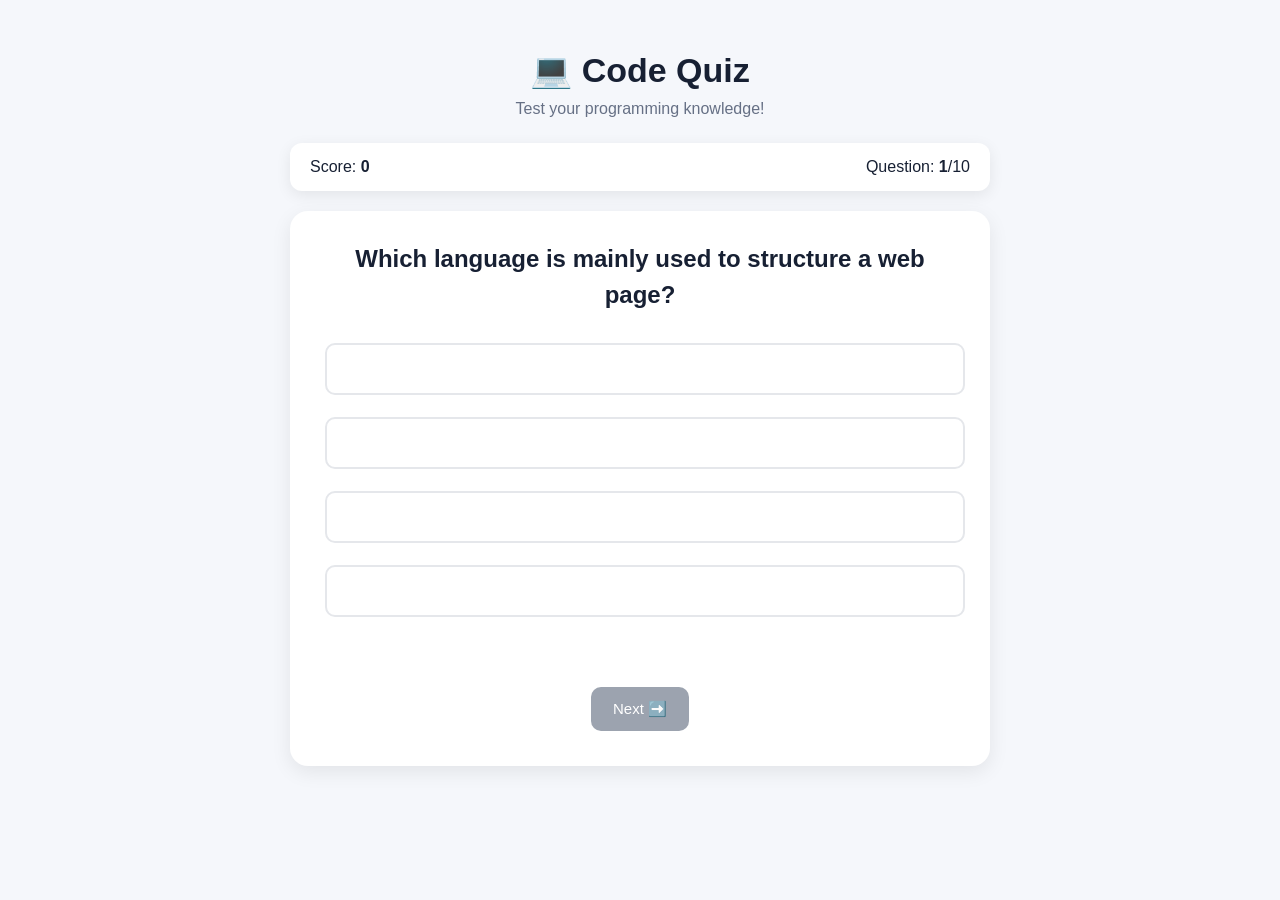
<file: learning-games/code-quest/index.html>
<!DOCTYPE html>
<html lang="en">
<head>
    <meta charset="UTF-8">
    <meta name="viewport" content="width=device-width, initial-scale=1.0">

    <title>💻 Code Quiz - SkillUp</title>

    <link rel="stylesheet" href="style.css">
</head>

<body>

<div class="game-container">

    <header>
        <h1>💻 Code Quiz</h1>
        <p>Test your programming knowledge!</p>
    </header>

    <div class="top-bar">
        <span>Score: <strong id="score">0</strong></span>
        <span>Question: <strong id="questionNumber">1</strong>/10</span>
    </div>

    <div class="game-card">

        <h2 id="question">Loading question...</h2>

        <div id="answers" class="answers"></div>

        <p id="result"></p>

        <button id="nextBtn" onclick="nextQuestion()" disabled>
            Next ➡️
        </button>

    </div>

    <div id="finalScreen" class="hidden">

        <h2>🎉 Quiz Complete!</h2>

        <p id="finalScore"></p>

        <button onclick="restartGame()">
            🔄 Play Again
        </button>

        <button onclick="goBack()">
            ⬅️ Back to SkillUp
        </button>

    </div>

</div>

<script src="script.js"></script>

</body>
</html>
</file>
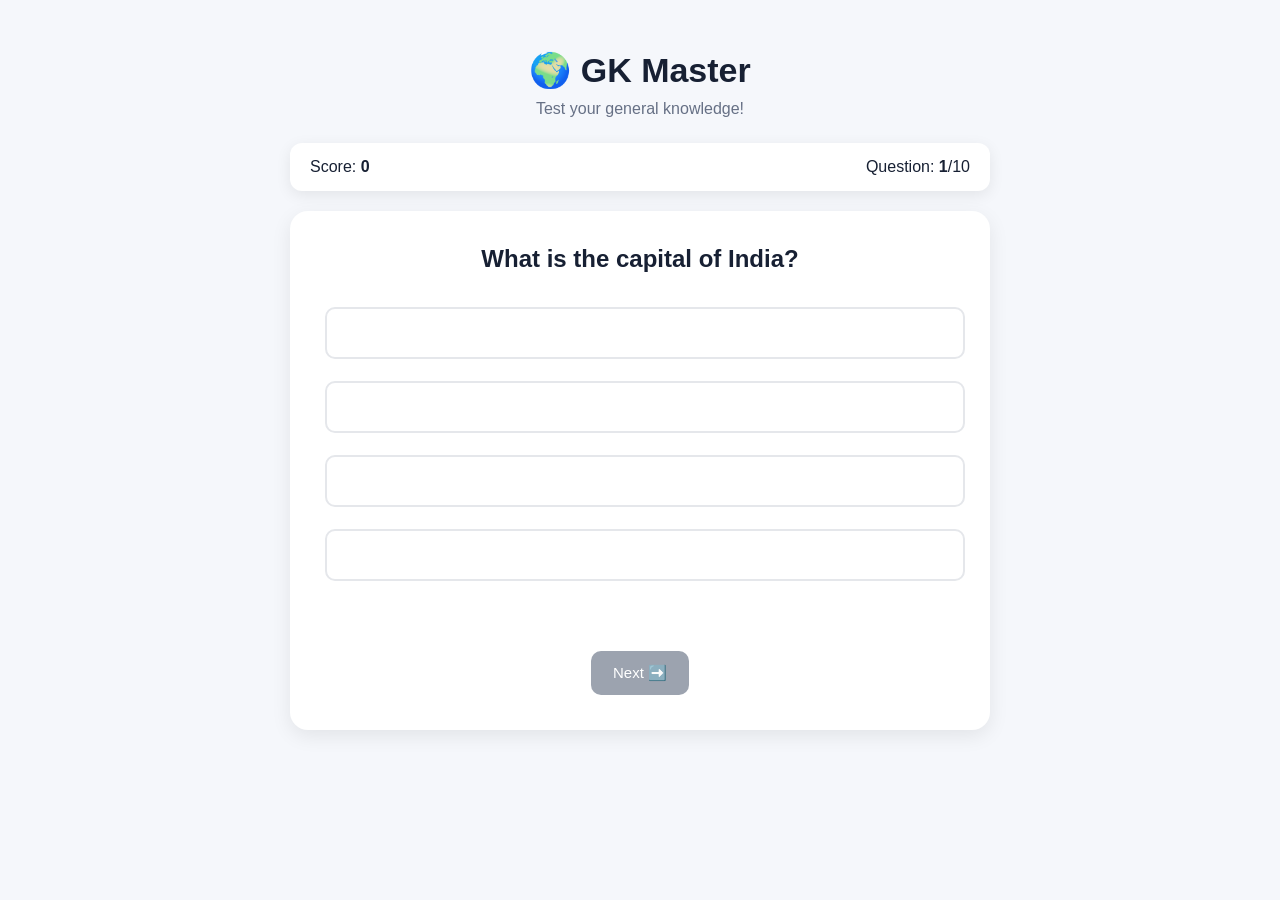
<file: learning-games/gk-master/index.html>
<!DOCTYPE html>
<html lang="en">
<head>
    <meta charset="UTF-8">
    <meta name="viewport" content="width=device-width, initial-scale=1.0">

    <title>🌍 GK Master - SkillUp</title>

    <link rel="stylesheet" href="style.css">
</head>

<body>

<div class="game-container">

    <header>
        <h1>🌍 GK Master</h1>
        <p>Test your general knowledge!</p>
    </header>

    <div class="top-bar">
        <span>Score: <strong id="score">0</strong></span>
        <span>Question: <strong id="questionNumber">1</strong>/10</span>
    </div>

    <div class="game-card">

        <h2 id="question">Loading question...</h2>

        <div id="answers" class="answers"></div>

        <p id="result"></p>

        <button id="nextBtn" onclick="nextQuestion()" disabled>
            Next ➡️
        </button>

    </div>

    <div id="finalScreen" class="hidden">

        <h2>🎉 GK Challenge Complete!</h2>

        <p id="finalScore"></p>

        <button onclick="restartGame()">
            🔄 Play Again
        </button>

        <button onclick="goBack()">
            ⬅️ Back to SkillUp
        </button>

    </div>

</div>

<script src="script.js"></script>

</body>
</html>
</file>
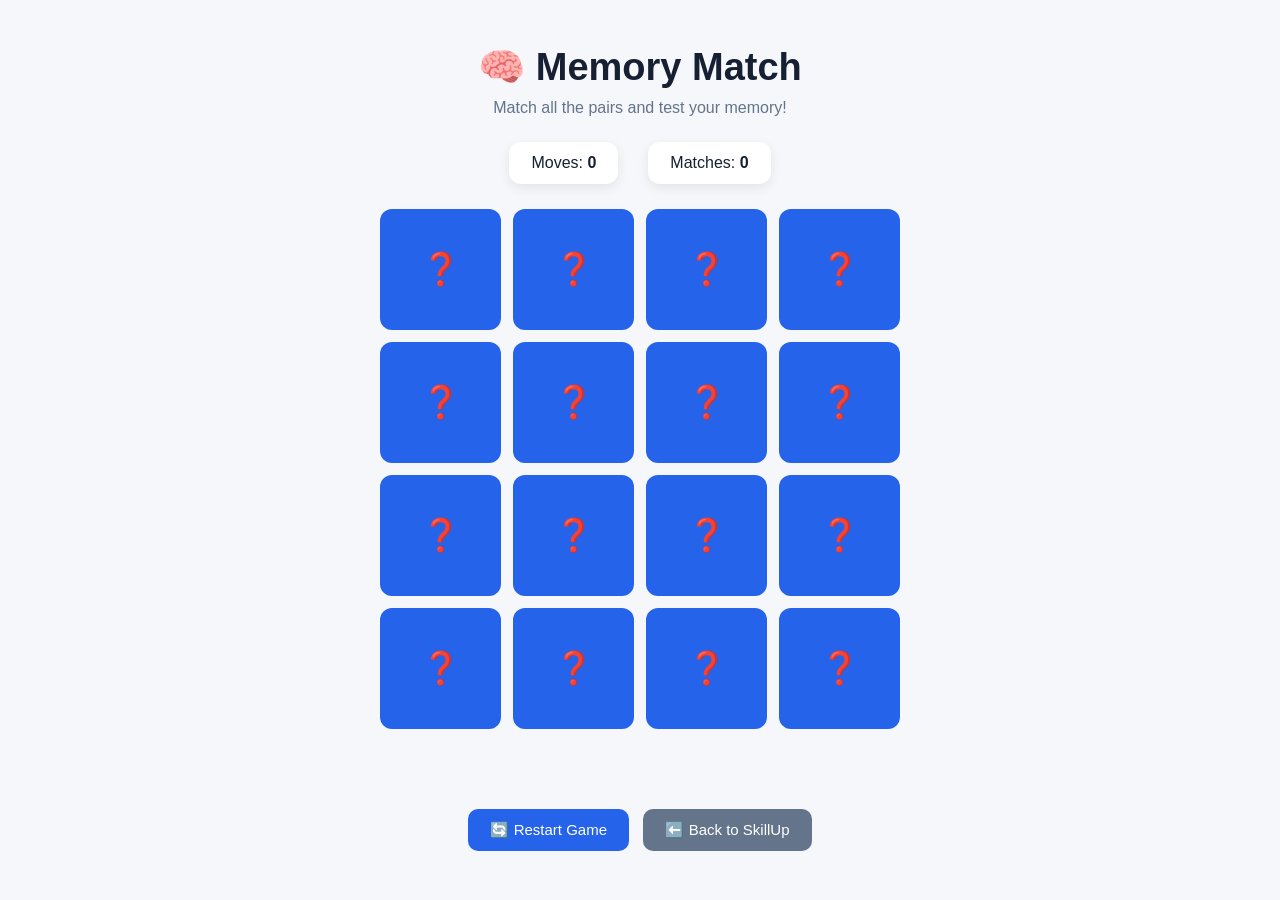
<file: learning-games/math-rush/index.html>
<!DOCTYPE html>
<html lang="en">
<head>
    <meta charset="UTF-8">
    <meta name="viewport" content="width=device-width, initial-scale=1.0">

    <title>🧠 Memory Match - SkillUp</title>

    <link rel="stylesheet" href="style.css">
</head>

<body>

    <div class="game-container">

        <h1>🧠 Memory Match</h1>

        <p class="subtitle">
            Match all the pairs and test your memory!
        </p>

        <div class="game-info">

            <div>
                Moves:
                <strong id="moves">0</strong>
            </div>

            <div>
                Matches:
                <strong id="matches">0</strong>
            </div>

        </div>

        <div id="gameBoard" class="game-board"></div>

        <div id="message" class="message"></div>

        <button id="restartBtn" class="restart-btn">
            🔄 Restart Game
        </button>

        <button class="back-btn" onclick="goBack()">
            ⬅️ Back to SkillUp
        </button>

    </div>

    <script src="script.js"></script>

</body>
</html>
</file>
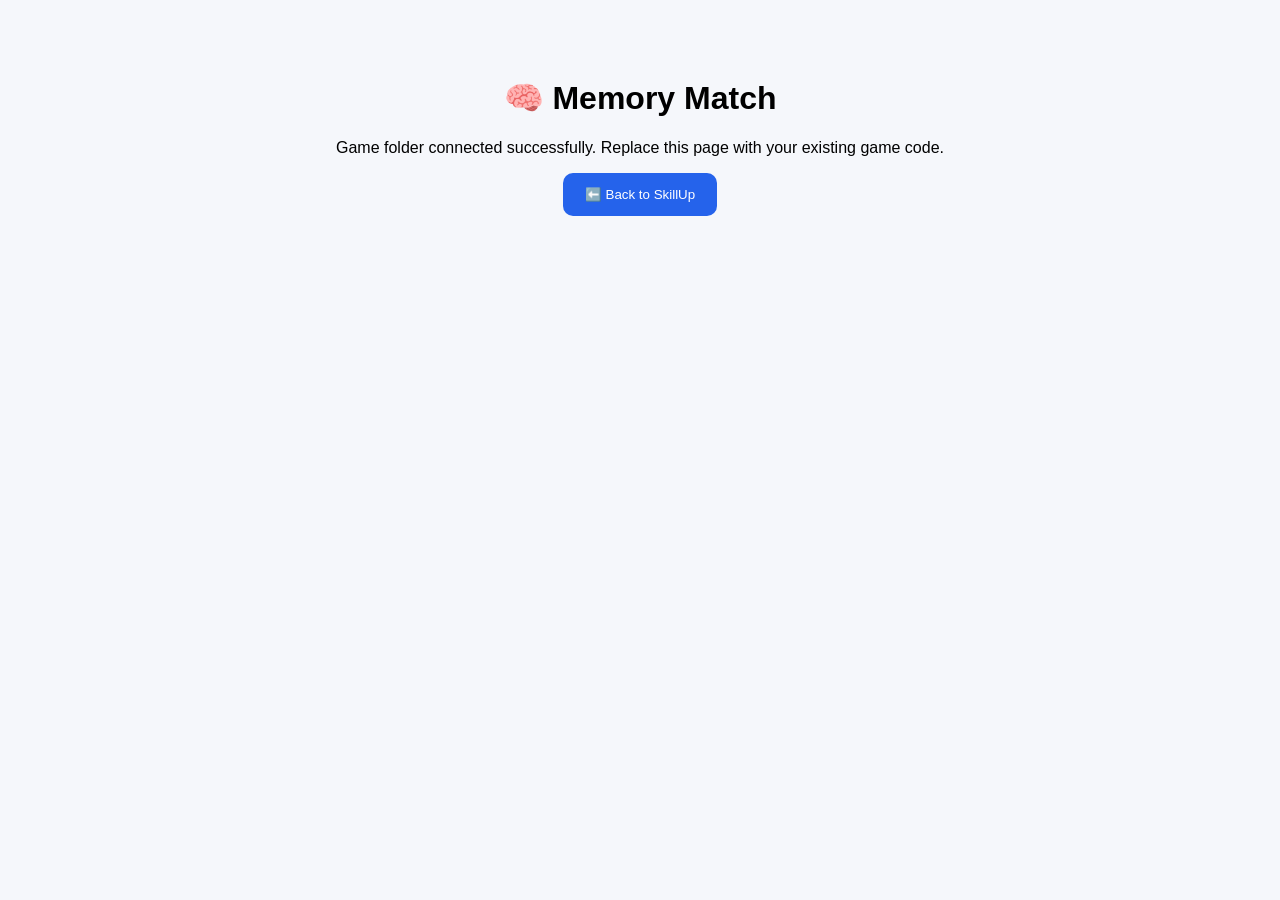
<file: SkillUp_Project/games/memory-match/index.html>
<!doctype html><html><head><meta charset="UTF-8"><meta name="viewport" content="width=device-width,initial-scale=1"><title>🧠 Memory Match</title><style>body{font-family:Arial;text-align:center;padding:50px;background:#f5f7fb}button{padding:14px 22px;border:0;border-radius:10px;background:#2563eb;color:white}</style></head><body><h1>🧠 Memory Match</h1><p>Game folder connected successfully. Replace this page with your existing game code.</p><button onclick="history.back()">⬅️ Back to SkillUp</button></body></html>
</file>
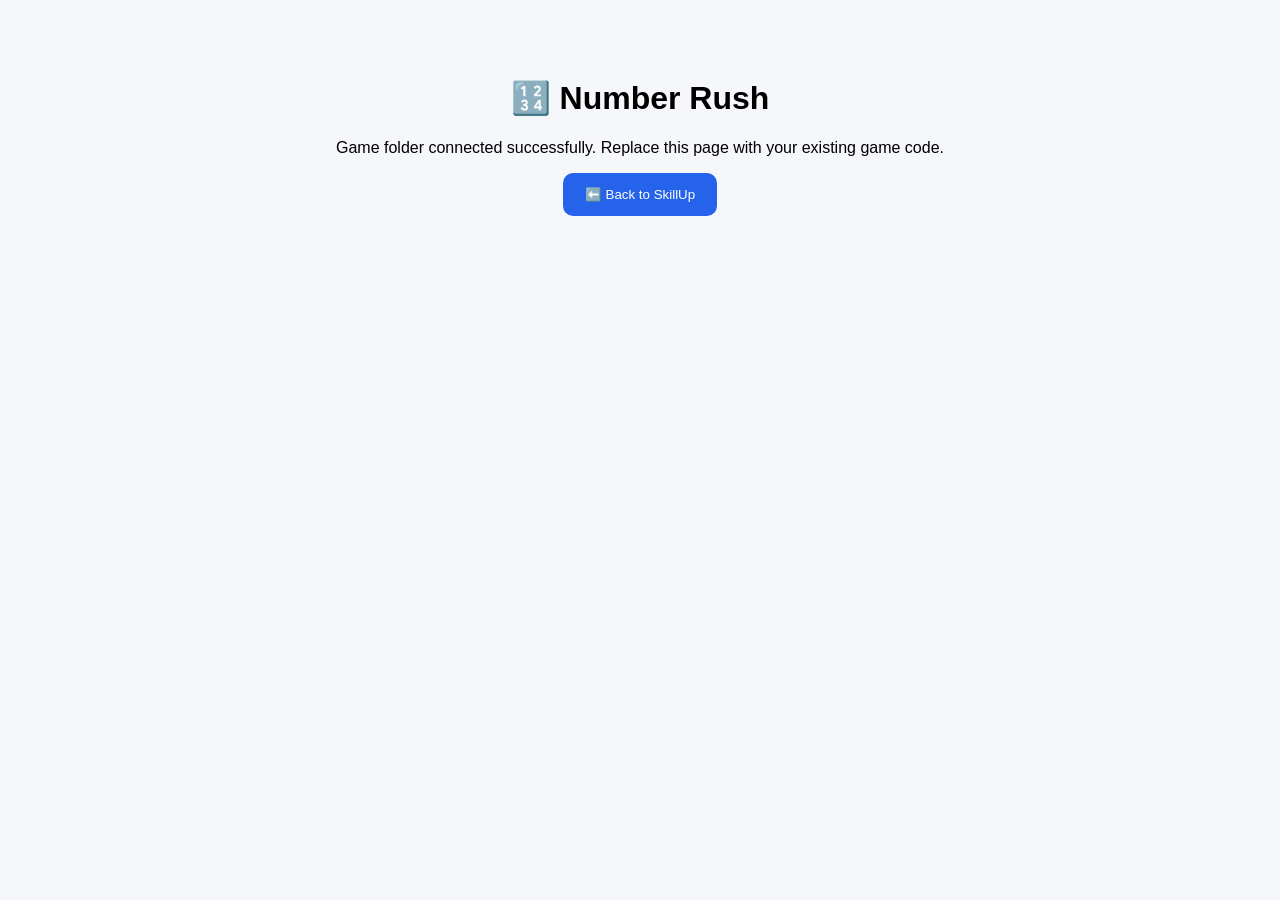
<file: SkillUp_Project/games/Number-Rush/index.html>
<!doctype html><html><head><meta charset="UTF-8"><meta name="viewport" content="width=device-width,initial-scale=1"><title>🔢 Number Rush</title><style>body{font-family:Arial;text-align:center;padding:50px;background:#f5f7fb}button{padding:14px 22px;border:0;border-radius:10px;background:#2563eb;color:white}</style></head><body><h1>🔢 Number Rush</h1><p>Game folder connected successfully. Replace this page with your existing game code.</p><button onclick="history.back()">⬅️ Back to SkillUp</button></body></html>
</file>
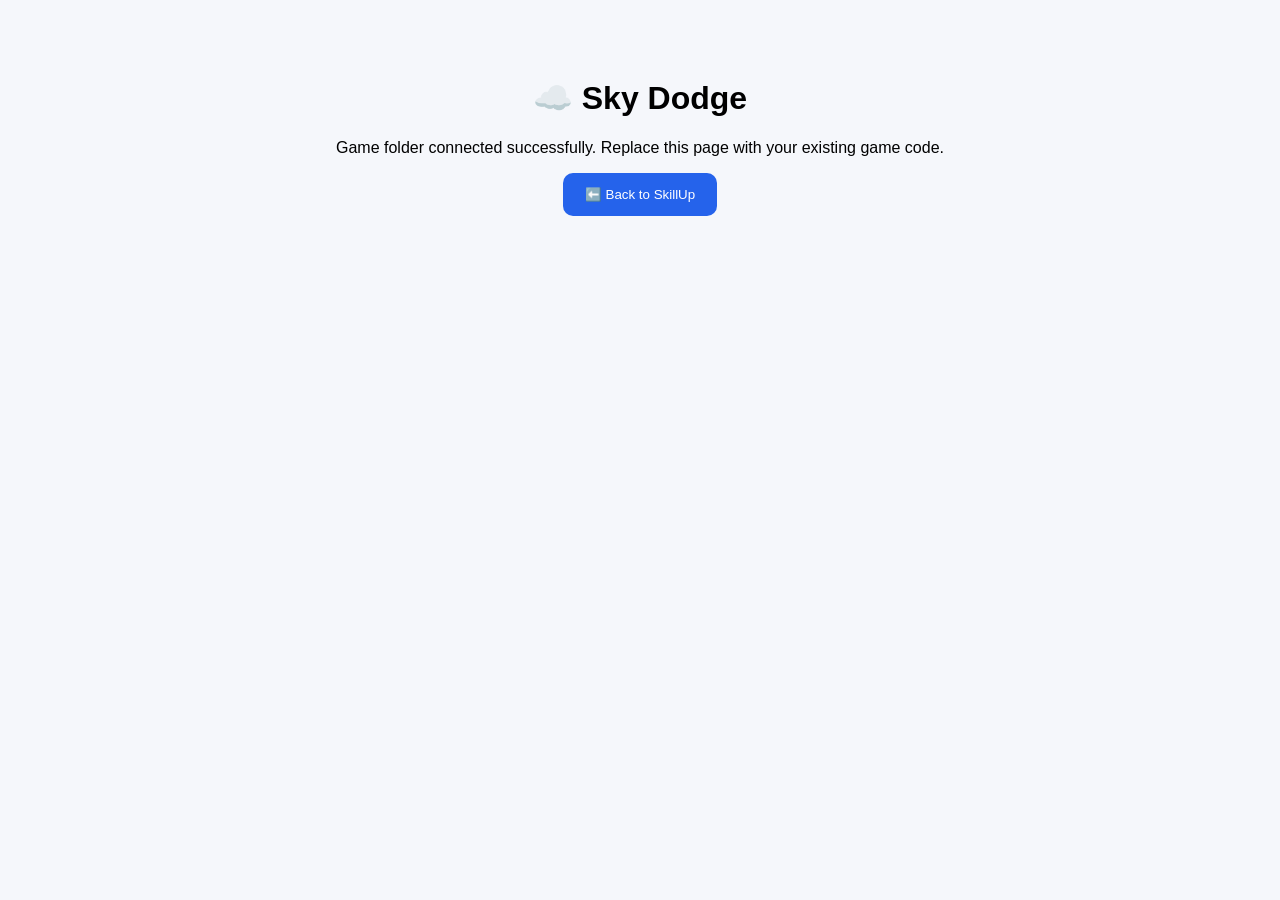
<file: SkillUp_Project/games/sky-Dodge/index.html>
<!doctype html><html><head><meta charset="UTF-8"><meta name="viewport" content="width=device-width,initial-scale=1"><title>☁️ Sky Dodge</title><style>body{font-family:Arial;text-align:center;padding:50px;background:#f5f7fb}button{padding:14px 22px;border:0;border-radius:10px;background:#2563eb;color:white}</style></head><body><h1>☁️ Sky Dodge</h1><p>Game folder connected successfully. Replace this page with your existing game code.</p><button onclick="history.back()">⬅️ Back to SkillUp</button></body></html>
</file>
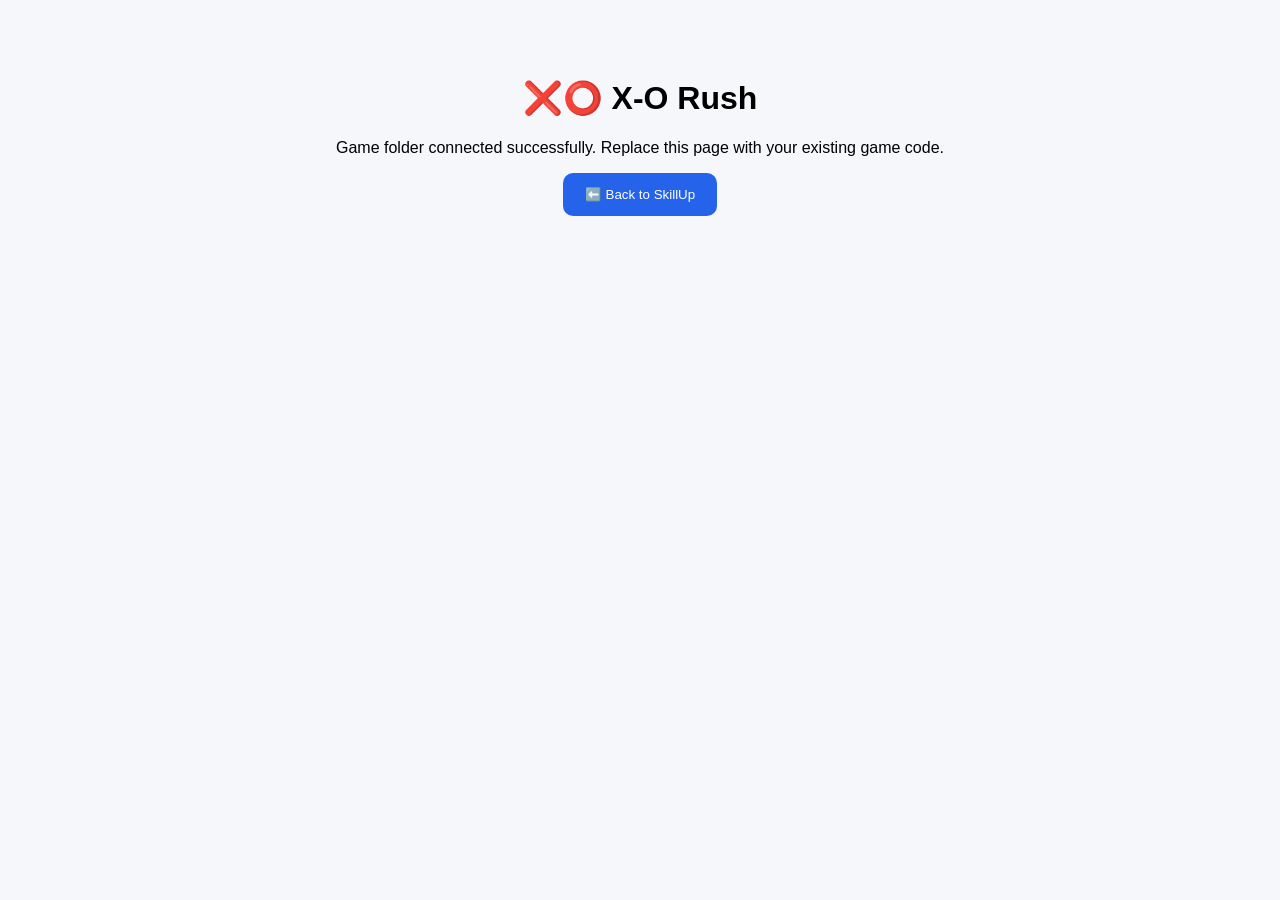
<file: SkillUp_Project/games/x-o-rush/index.html>
<!doctype html><html><head><meta charset="UTF-8"><meta name="viewport" content="width=device-width,initial-scale=1"><title>❌⭕ X-O Rush</title><style>body{font-family:Arial;text-align:center;padding:50px;background:#f5f7fb}button{padding:14px 22px;border:0;border-radius:10px;background:#2563eb;color:white}</style></head><body><h1>❌⭕ X-O Rush</h1><p>Game folder connected successfully. Replace this page with your existing game code.</p><button onclick="history.back()">⬅️ Back to SkillUp</button></body></html>
</file>
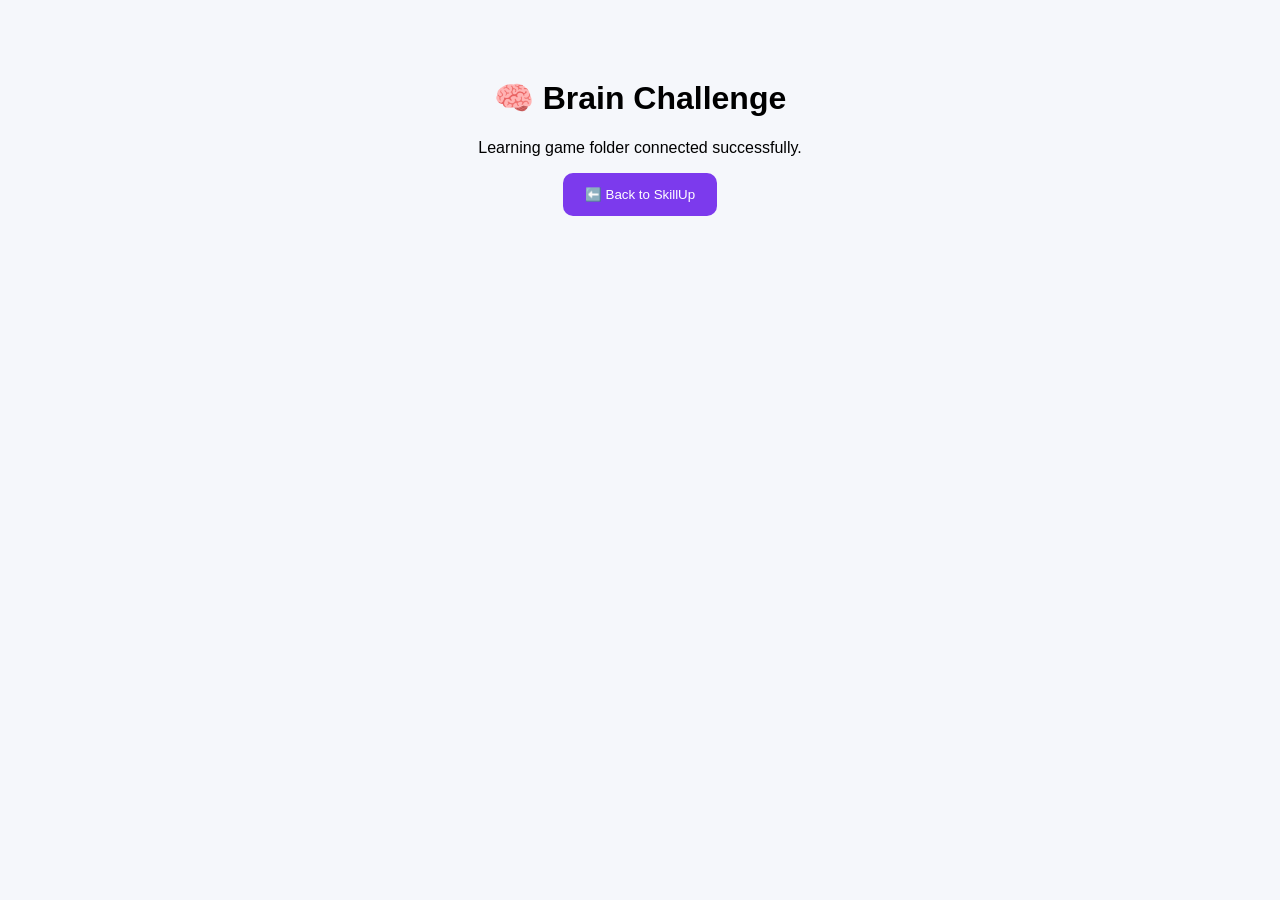
<file: SkillUp_Project/learning-games/brain-challenge/index.html>
<!doctype html><html><head><meta charset="UTF-8"><meta name="viewport" content="width=device-width,initial-scale=1"><title>🧠 Brain Challenge</title><style>body{font-family:Arial;text-align:center;padding:50px;background:#f5f7fb}button{padding:14px 22px;border:0;border-radius:10px;background:#7c3aed;color:white}</style></head><body><h1>🧠 Brain Challenge</h1><p>Learning game folder connected successfully.</p><button onclick="history.back()">⬅️ Back to SkillUp</button></body></html>
</file>
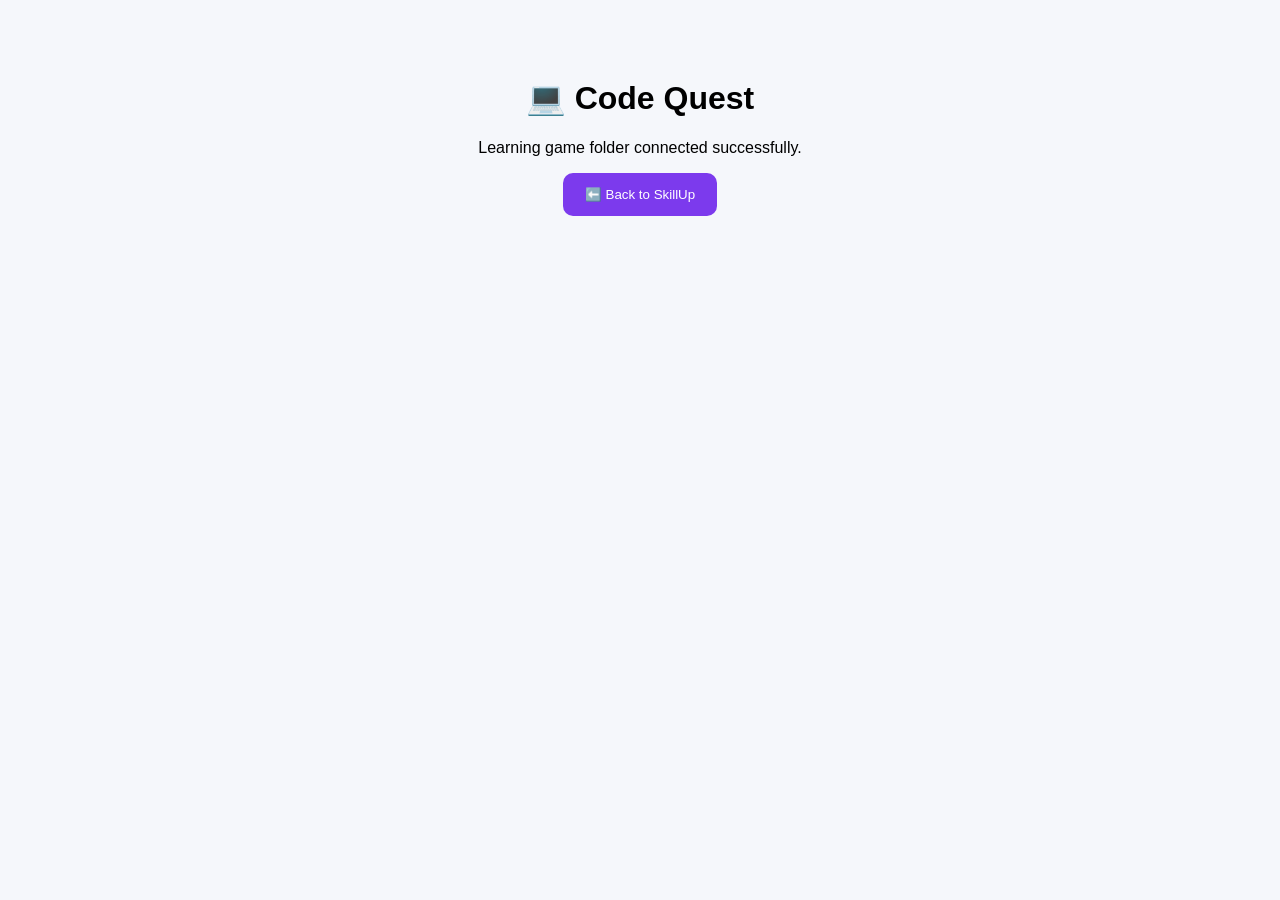
<file: SkillUp_Project/learning-games/code-quest/index.html>
<!doctype html><html><head><meta charset="UTF-8"><meta name="viewport" content="width=device-width,initial-scale=1"><title>💻 Code Quest</title><style>body{font-family:Arial;text-align:center;padding:50px;background:#f5f7fb}button{padding:14px 22px;border:0;border-radius:10px;background:#7c3aed;color:white}</style></head><body><h1>💻 Code Quest</h1><p>Learning game folder connected successfully.</p><button onclick="history.back()">⬅️ Back to SkillUp</button></body></html>
</file>
<file: style.css>
body:not(.logged-in) .topbar,
body:not(.logged-in) .app-container,
body:not(.logged-in) > *:not(#loginPage) {
    display: none !important;
}
/* =========================================================
   SKILLUP - MODERN PRESENTATION DESIGN
   Learn • Play • Grow
========================================================= */

* {
    margin: 0;
    padding: 0;
    box-sizing: border-box;
}

:root {
    --bg: #f5f7fb;
    --card: #ffffff;
    --text: #172033;
    --muted: #6b7280;
    --primary: #5b5ce2;
    --primary-dark: #4142c7;
    --secondary: #eef0ff;
    --border: #e5e7eb;
    --success: #16a34a;
    --danger: #dc2626;
    --warning: #f59e0b;
    --shadow: 0 12px 35px rgba(30, 41, 59, 0.08);
    --radius: 20px;
}

html {
    scroll-behavior: smooth;
}

body {
    font-family: Inter, Arial, Helvetica, sans-serif;
    background:
        radial-gradient(circle at top left, #eef0ff 0, transparent 30%),
        var(--bg);
    color: var(--text);
    min-height: 100vh;
}


/* =========================================================
   GENERAL
========================================================= */

button,
input,
textarea,
select {
    font: inherit;
}

button {
    border: none;
    cursor: pointer;
}

button:disabled {
    opacity: 0.5;
    cursor: not-allowed;
}

.hidden {
    display: none !important;
}

.page {
    display: none;
    animation: pageIn 0.35s ease;
}

.active-page {
    display: block;
}

@keyframes pageIn {
    from {
        opacity: 0;
        transform: translateY(10px);
    }

    to {
        opacity: 1;
        transform: translateY(0);
    }
}


/* =========================================================
   TOPBAR
========================================================= */

.topbar {
    position: sticky;
    top: 0;
    z-index: 1000;

    height: 78px;
    padding: 0 5%;

    display: flex;
    align-items: center;
    justify-content: space-between;

    background: rgba(255, 255, 255, 0.92);
    backdrop-filter: blur(18px);

    border-bottom: 1px solid rgba(229, 231, 235, 0.8);
}

.brand {
    display: flex;
    align-items: center;
    gap: 12px;
}

.brand-logo {
    width: 44px;
    height: 44px;

    display: grid;
    place-items: center;

    color: white;
    background: linear-gradient(135deg, #6869ee, #4748ca);

    border-radius: 14px;

    font-size: 22px;
    font-weight: 900;

    box-shadow: 0 8px 20px rgba(91, 92, 226, 0.25);
}

.brand h2 {
    font-size: 20px;
    line-height: 1;
}

.brand span {
    display: block;
    margin-top: 5px;

    color: var(--muted);
    font-size: 11px;
}

.main-nav {
    display: flex;
    align-items: center;
    gap: 8px;
}

.nav-btn {
    padding: 10px 16px;

    background: transparent;
    color: var(--muted);

    border-radius: 10px;

    font-weight: 700;

    transition: 0.25s;
}

.nav-btn:hover,
.nav-btn.active {
    background: var(--secondary);
    color: var(--primary);
}

.profile-mini {
    width: 42px;
    height: 42px;

    border-radius: 50%;

    color: white;
    background: linear-gradient(135deg, #5b5ce2, #7c3aed);

    font-weight: 800;
}


/* =========================================================
   APP CONTAINER
========================================================= */

.app-container {
    width: min(1180px, 92%);
    margin: auto;
    padding: 35px 0 60px;
}


/* =========================================================
   HERO
========================================================= */

.hero {
    min-height: 430px;

    display: grid;
    grid-template-columns: 1.4fr 0.8fr;
    align-items: center;
    gap: 50px;

    padding: 55px;

    border-radius: 30px;

    background:
        radial-gradient(circle at 80% 20%, rgba(255,255,255,0.22), transparent 28%),
        linear-gradient(135deg, #4c4dd2, #6d4ce8);

    color: white;

    box-shadow: 0 25px 60px rgba(76, 77, 210, 0.25);
}

.hero-badge {
    display: inline-block;

    padding: 8px 14px;

    border-radius: 999px;

    background: rgba(255,255,255,0.15);

    font-size: 13px;
    font-weight: 700;
}

.hero h1 {
    margin-top: 18px;

    font-size: clamp(42px, 6vw, 70px);
    line-height: 0.98;
    letter-spacing: -3px;
}

.hero h1 span {
    color: #dcdcff;
}

.hero p {
    max-width: 600px;

    margin-top: 20px;

    color: rgba(255,255,255,0.82);

    line-height: 1.7;
}

.hero-buttons {
    display: flex;
    gap: 12px;
    margin-top: 28px;
}

.hero .primary-btn {
    background: white;
    color: var(--primary);
}

.hero .secondary-btn {
    color: white;
    background: rgba(255,255,255,0.12);
    border: 1px solid rgba(255,255,255,0.25);
}

.hero-card {
    padding: 30px;

    border-radius: 24px;

    background: rgba(255,255,255,0.12);
    border: 1px solid rgba(255,255,255,0.18);

    backdrop-filter: blur(15px);
}

.hero-card-icon {
    font-size: 48px;
}

.hero-card h3 {
    margin-top: 15px;
    font-size: 24px;
}

.hero-card p {
    margin-top: 10px;
}

.hero-progress {
    display: flex;
    align-items: center;
    gap: 12px;
    margin-top: 25px;
}

.progress-bar {
    flex: 1;
    height: 9px;

    overflow: hidden;

    background: rgba(255,255,255,0.2);
    border-radius: 20px;
}

.progress-bar div {
    width: 0;
    height: 100%;

    background: white;
    border-radius: inherit;

    transition: width 0.4s ease;
}

.hero-progress span {
    font-weight: 800;
}


/* =========================================================
   BUTTONS
========================================================= */

.primary-btn,
.secondary-btn,
.back-btn {
    min-height: 44px;

    padding: 11px 18px;

    border-radius: 12px;

    font-weight: 800;

    transition: 0.25s;
}

.primary-btn {
    color: white;
    background: linear-gradient(135deg, #5b5ce2, #4849c8);

    box-shadow: 0 8px 20px rgba(91, 92, 226, 0.18);
}

.primary-btn:hover {
    transform: translateY(-2px);
    box-shadow: 0 12px 25px rgba(91, 92, 226, 0.25);
}

.secondary-btn {
    color: var(--primary);
    background: var(--secondary);
}

.secondary-btn:hover,
.back-btn:hover {
    background: #e0e3ff;
}

.back-btn {
    color: var(--text);
    background: white;
    border: 1px solid var(--border);
}


/* =========================================================
   SECTION TITLE
========================================================= */

.section-title {
    display: flex;
    justify-content: space-between;
    align-items: end;

    margin: 55px 0 20px;
}

.small-label {
    color: var(--primary);

    font-size: 11px;
    font-weight: 900;

    letter-spacing: 1.5px;
}

.section-title h2 {
    margin-top: 5px;
    font-size: 28px;
}


/* =========================================================
   DASHBOARD STATS
========================================================= */

.stats-grid {
    display: grid;
    grid-template-columns: repeat(4, 1fr);
    gap: 18px;
}

.stat-card {
    display: flex;
    align-items: center;
    gap: 15px;

    padding: 22px;

    background: var(--card);
    border: 1px solid var(--border);

    border-radius: var(--radius);

    box-shadow: var(--shadow);
}

.stat-icon {
    width: 50px;
    height: 50px;

    display: grid;
    place-items: center;

    border-radius: 14px;

    background: var(--secondary);

    font-size: 24px;
}

.stat-card span {
    display: block;

    color: var(--muted);
    font-size: 12px;
}

.stat-card strong {
    display: block;

    margin-top: 4px;

    font-size: 25px;
}


/* =========================================================
   QUICK GRID
========================================================= */

.quick-grid {
    display: grid;
    grid-template-columns: repeat(4, 1fr);
    gap: 18px;
}

.quick-card {
    text-align: left;

    padding: 24px;

    background: white;

    border: 1px solid var(--border);
    border-radius: var(--radius);

    box-shadow: var(--shadow);

    transition: 0.25s;
}

.quick-card:hover {
    transform: translateY(-5px);
    border-color: #c8c9ff;
}

.quick-card > span {
    display: block;

    font-size: 34px;
    margin-bottom: 20px;
}

.quick-card strong {
    display: block;
    font-size: 17px;
}

.quick-card small {
    display: block;

    margin-top: 6px;

    color: var(--muted);
}


/* =========================================================
   FOUNDER
========================================================= */

.founder-card {
    display: flex;
    align-items: center;
    gap: 18px;

    margin-top: 45px;
    padding: 22px 25px;

    background: white;

    border: 1px solid var(--border);
    border-radius: var(--radius);

    box-shadow: var(--shadow);
}

.founder-symbol {
    width: 55px;
    height: 55px;

    display: grid;
    place-items: center;

    border-radius: 17px;

    color: white;
    background: linear-gradient(135deg, #5b5ce2, #7c3aed);

    font-size: 25px;
    font-weight: 900;
}

.founder-card span {
    color: var(--muted);
    font-size: 12px;
}

.founder-card h3 {
    margin-top: 3px;
}

.founder-card p {
    margin-top: 4px;
    color: var(--muted);
    font-size: 13px;
}


/* =========================================================
   PAGE HEADING
========================================================= */

.page-heading {
    display: flex;
    justify-content: space-between;
    align-items: end;

    margin-bottom: 30px;
}

.page-heading h1 {
    margin-top: 7px;

    font-size: clamp(32px, 5vw, 48px);

    letter-spacing: -1.5px;
}

.page-heading p {
    margin-top: 8px;
    color: var(--muted);
}


/* =========================================================
   LEARNING GRID
========================================================= */

.learning-grid {
    display: grid;
    grid-template-columns: repeat(3, 1fr);
    gap: 20px;
}

.learning-card {
    text-align: left;

    padding: 27px;

    background: white;

    border: 1px solid var(--border);
    border-radius: 22px;

    box-shadow: var(--shadow);

    transition: 0.3s;
}

.learning-card:hover {
    transform: translateY(-6px);
    border-color: #c7c8ff;
}

.learning-icon {
    width: 58px;
    height: 58px;

    display: grid;
    place-items: center;

    margin-bottom: 20px;

    background: var(--secondary);
    border-radius: 17px;

    font-size: 28px;
}

.learning-card h3 {
    font-size: 20px;
}

.learning-card p {
    margin: 8px 0 18px;

    color: var(--muted);
    line-height: 1.6;
}

.learning-card span {
    color: var(--primary);

    font-size: 13px;
    font-weight: 800;
}


/* =========================================================
   TEST TOOLBAR
========================================================= */

.test-toolbar {
    display: flex;
    align-items: center;
    justify-content: space-between;
    gap: 20px;

    margin-bottom: 20px;

    padding: 20px;

    background: white;

    border: 1px solid var(--border);
    border-radius: var(--radius);

    box-shadow: var(--shadow);
}

.difficulty-box > span {
    display: block;

    margin-bottom: 9px;

    color: var(--muted);

    font-size: 12px;
    font-weight: 800;
}

.difficulty-buttons {
    display: flex;
    gap: 7px;
}

.difficulty-btn {
    padding: 9px 14px;

    border-radius: 9px;

    color: var(--muted);
    background: #f3f4f6;

    font-size: 13px;
    font-weight: 800;

    transition: 0.2s;
}

.difficulty-btn:hover,
.difficulty-btn.active {
    color: white;
    background: var(--primary);
}

.typing-actions {
    display: flex;
    gap: 10px;
}


/* =========================================================
   TYPING STATS
========================================================= */

.typing-stats {
    display: grid;
    grid-template-columns: repeat(5, 1fr);
    gap: 14px;

    margin-bottom: 20px;
}

.typing-stat {
    padding: 18px;

    text-align: center;

    background: white;

    border: 1px solid var(--border);
    border-radius: 16px;

    box-shadow: var(--shadow);
}

.typing-stat span {
    display: block;

    color: var(--muted);

    font-size: 12px;
}

.typing-stat strong {
    display: block;

    margin-top: 5px;

    font-size: 24px;
}


/* =========================================================
   TYPING PANEL
========================================================= */

.typing-panel,
.reading-panel,
.challenge-card,
.profile-form-card,
.refer-card {
    background: white;

    border: 1px solid var(--border);
    border-radius: var(--radius);

    box-shadow: var(--shadow);
}

.typing-panel {
    overflow: hidden;
}

.panel-header {
    display: flex;
    justify-content: space-between;
    align-items: center;

    padding: 18px 22px;

    border-bottom: 1px solid var(--border);
}

.panel-header span {
    padding: 6px 10px;

    color: var(--primary);
    background: var(--secondary);

    border-radius: 999px;

    font-size: 11px;
    font-weight: 900;
}

.typing-text {
    min-height: 160px;

    padding: 28px;

    font-size: 20px;
    line-height: 1.9;

    color: #3b4252;

    background: #fbfbff;
}

.typing-input {
    width: 100%;
    min-height: 150px;

    padding: 24px;

    resize: vertical;

    border: none;
    border-top: 1px solid var(--border);

    outline: none;

    color: var(--text);

    background: white;

    font-size: 18px;
    line-height: 1.7;
}

.typing-input:focus {
    box-shadow: inset 0 0 0 2px rgba(91,92,226,0.12);
}


/* =========================================================
   RESULT PANEL
========================================================= */

.result-panel {
    margin-top: 25px;
    padding: 32px;

    text-align: center;

    background: white;

    border: 1px solid var(--border);
    border-radius: var(--radius);

    box-shadow: var(--shadow);
}

.result-medal {
    font-size: 58px;
}

.result-panel h2 {
    margin-top: 10px;
}

.result-panel > p {
    margin: 8px auto 25px;

    max-width: 600px;

    color: var(--muted);
}

.result-grid {
    display: grid;
    grid-template-columns: repeat(4, 1fr);
    gap: 14px;

    max-width: 750px;
    margin: auto;
}

.result-grid > div {
    padding: 17px;

    border-radius: 14px;

    background: #f7f7ff;
}

.result-grid span {
    display: block;

    color: var(--muted);

    font-size: 12px;
}

.result-grid strong {
    display: block;

    margin-top: 5px;

    font-size: 22px;
}

.result-actions {
    display: flex;
    justify-content: center;
    gap: 10px;

    margin-top: 25px;
}


/* =========================================================
   READING
========================================================= */

.reading-panel {
    padding: 28px;
    margin-bottom: 20px;
}

.reading-panel h3 {
    margin-bottom: 15px;
}

.reading-panel p {
    color: #3f4655;
    line-height: 1.9;
}

.questions-container {
    display: grid;
    gap: 15px;
    margin-bottom: 20px;
}

.question-card {
    padding: 22px;

    background: white;

    border: 1px solid var(--border);
    border-radius: 18px;

    box-shadow: var(--shadow);
}

.question-card h3 {
    margin-bottom: 14px;
}

.question-option {
    display: block;

    width: 100%;

    margin-top: 8px;
    padding: 12px 14px;

    text-align: left;

    border: 1px solid var(--border);
    border-radius: 10px;

    background: #fafafa;

    transition: 0.2s;
}

.question-option:hover {
    border-color: var(--primary);
    background: var(--secondary);
}

.question-option.selected {
    color: var(--primary);
    border-color: var(--primary);
    background: var(--secondary);
}


/* =========================================================
   CHALLENGE / QUIZ
========================================================= */

.challenge-card {
    padding: 30px;
    max-width: 900px;
    margin: auto;
}

.challenge-top {
    display: flex;
    justify-content: space-between;
    gap: 15px;

    margin-bottom: 25px;

    color: var(--muted);

    font-size: 13px;
    font-weight: 800;
}

.challenge-card h2 {
    margin-bottom: 25px;

    line-height: 1.5;
}

.option-grid {
    display: grid;
    grid-template-columns: repeat(2, 1fr);
    gap: 12px;

    margin-bottom: 20px;
}

.option-btn {
    padding: 15px;

    text-align: left;

    background: #fafafa;

    border: 1px solid var(--border);
    border-radius: 12px;

    font-weight: 700;

    transition: 0.2s;
}

.option-btn:hover {
    color: var(--primary);
    border-color: var(--primary);
    background: var(--secondary);
}

.option-btn.correct {
    color: #166534;
    background: #dcfce7;
    border-color: #86efac;
}

.option-btn.wrong {
    color: #991b1b;
    background: #fee2e2;
    border-color: #fca5a5;
}


/* =========================================================
   QUIZ LANGUAGES
========================================================= */

.quiz-language-buttons {
    display: flex;
    gap: 10px;

    margin-bottom: 20px;
}

.language-btn {
    padding: 11px 18px;

    color: var(--muted);

    background: white;

    border: 1px solid var(--border);
    border-radius: 10px;

    font-weight: 800;
}

.language-btn.active,
.language-btn:hover {
    color: white;
    background: var(--primary);
}


/* =========================================================
   MATH
========================================================= */

.math-settings {
    display: flex;
    gap: 8px;

    margin-bottom: 20px;
}

.answer-input {
    width: 100%;

    padding: 15px 17px;

    margin-bottom: 15px;

    border: 1px solid var(--border);
    border-radius: 12px;

    outline: none;

    font-size: 18px;
}

.answer-input:focus {
    border-color: var(--primary);
    box-shadow: 0 0 0 4px rgba(91,92,226,0.08);
}

.feedback-text {
    min-height: 25px;
    margin-top: 15px;

    font-weight: 800;
}


/* =========================================================
   GAMES
========================================================= */

.sub-heading {
    margin: 35px 0 18px;
    font-size: 24px;
}

.games-grid {
    display: grid;
    grid-template-columns: repeat(4, 1fr);
    gap: 18px;
}

.game-card {
    text-align: left;

    padding: 23px;

    background: white;

    border: 1px solid var(--border);
    border-radius: 20px;

    box-shadow: var(--shadow);

    transition: 0.25s;
}

.game-card:hover {
    transform: translateY(-5px);
    border-color: #c8c9ff;
}

.game-icon {
    width: 58px;
    height: 58px;

    display: grid;
    place-items: center;

    margin-bottom: 18px;

    border-radius: 16px;

    background: var(--secondary);

    font-size: 27px;
}

.game-card h3 {
    font-size: 18px;
}

.game-card p {
    margin: 7px 0 15px;

    color: var(--muted);

    font-size: 13px;
    line-height: 1.5;
}

.game-card span {
    color: var(--primary);

    font-size: 12px;
    font-weight: 900;
}


/* =========================================================
   MODAL
========================================================= */

.modal {
    position: fixed;
    inset: 0;

    z-index: 3000;

    display: grid;
    place-items: center;

    padding: 20px;

    background: rgba(15, 23, 42, 0.65);

    backdrop-filter: blur(5px);
}

.modal-box {
    position: relative;

    width: min(800px, 100%);
    max-height: 90vh;

    overflow-y: auto;

    padding: 30px;

    background: white;

    border-radius: 25px;

    box-shadow: 0 30px 80px rgba(0,0,0,0.25);
}

.modal-close {
    position: absolute;
    top: 15px;
    right: 15px;

    width: 35px;
    height: 35px;

    border-radius: 50%;

    color: var(--muted);
    background: #f1f1f1;

    font-size: 22px;
}


/* =========================================================
   PROFILE
========================================================= */

.profile-layout {
    display: grid;
    grid-template-columns: 0.7fr 1.3fr;
    gap: 20px;
}

.profile-card {
    padding: 35px;

    text-align: center;

    background: linear-gradient(145deg, #5556dd, #774ce2);

    color: white;

    border-radius: var(--radius);

    box-shadow: 0 20px 50px rgba(91,92,226,0.22);
}

.profile-avatar {
    width: 100px;
    height: 100px;

    display: grid;
    place-items: center;

    margin: 0 auto 20px;

    border-radius: 50%;

    background: rgba(255,255,255,0.2);

    border: 4px solid rgba(255,255,255,0.35);

    font-size: 42px;
    font-weight: 900;
}

.profile-card p {
    margin-top: 7px;

    color: rgba(255,255,255,0.75);
}

.profile-role {
    display: inline-block;

    margin-top: 18px;
    padding: 7px 12px;

    border-radius: 999px;

    background: rgba(255,255,255,0.15);

    font-size: 12px;
}

.profile-form-card {
    padding: 30px;
}

.profile-form-card h2 {
    margin-bottom: 22px;
}

.form-row {
    display: grid;
    grid-template-columns: 1fr 1fr;
    gap: 15px;
}

.form-group {
    margin-bottom: 16px;
}

.form-group label {
    display: block;

    margin-bottom: 7px;

    color: var(--muted);

    font-size: 12px;
    font-weight: 800;
}

.form-group input,
.form-group select {
    width: 100%;

    padding: 13px 14px;

    background: #fafafa;

    border: 1px solid var(--border);
    border-radius: 10px;

    outline: none;
}

.form-group input:focus,
.form-group select:focus {
    border-color: var(--primary);
}

.profile-stat-grid {
    display: grid;
    grid-template-columns: repeat(4, 1fr);
    gap: 15px;

    margin-top: 20px;
}

.profile-stat {
    padding: 20px;

    text-align: center;

    background: white;

    border: 1px solid var(--border);
    border-radius: 17px;

    box-shadow: var(--shadow);
}

.profile-stat span {
    display: block;

    color: var(--muted);

    font-size: 12px;
}

.profile-stat strong {
    display: block;

    margin-top: 5px;

    font-size: 24px;
}


/* =========================================================
   ACHIEVEMENTS
========================================================= */

.achievement-card {
    display: flex;
    align-items: center;
    gap: 20px;

    padding: 24px;
    margin-bottom: 15px;

    background: white;

    border: 1px solid var(--border);
    border-radius: var(--radius);

    box-shadow: var(--shadow);
}

.achievement-medal {
    width: 70px;
    height: 70px;

    display: grid;
    place-items: center;

    background: var(--secondary);

    border-radius: 20px;

    font-size: 35px;
}

.achievement-card span {
    color: var(--primary);

    font-size: 12px;
    font-weight: 900;
}

.achievement-card h3 {
    margin-top: 3px;
}

.achievement-card p {
    margin-top: 5px;

    color: var(--muted);
}


/* =========================================================
   CERTIFICATE
========================================================= */

.locked-card {
    padding: 60px 25px;

    text-align: center;

    background: white;

    border: 1px solid var(--border);
    border-radius: var(--radius);

    box-shadow: var(--shadow);
}

.locked-card > div {
    font-size: 55px;
}

.locked-card h2 {
    margin: 15px 0 8px;
}

.locked-card p {
    margin-bottom: 22px;
    color: var(--muted);
}

.certificate-container {
    text-align: center;
}

.certificate {
    padding: 15px;

    background: #f5f5f5;

    border-radius: 5px;

    box-shadow: var(--shadow);
}

.certificate-border {
    min-height: 600px;

    padding: 35px;

    background:
        linear-gradient(white, white) padding-box,
        linear-gradient(135deg, #5b5ce2, #d4af37) border-box;

    border: 8px solid transparent;

    position: relative;
}

.certificate-top {
    display: flex;
    justify-content: space-between;

    color: var(--muted);

    font-size: 12px;
    font-weight: 800;
}

.certificate-logo {
    color: var(--primary);

    font-size: 18px;
    font-weight: 900;
}

.certificate-content {
    margin-top: 70px;
}

.certificate-small {
    color: #8a6a13;

    font-size: 13px;
    font-weight: 900;
    letter-spacing: 3px;
}

.certificate-content h1 {
    margin: 15px 0;

    font-family: Georgia, serif;

    font-size: clamp(32px, 5vw, 50px);
}

.certificate-content > p {
    color: var(--muted);
}

.certificate-content h2 {
    margin: 15px 0;

    color: var(--primary);

    font-family: Georgia, serif;

    font-size: 38px;
}

.certificate-content h3 {
    margin: 10px 0 35px;

    font-size: 22px;
}

.certificate-score {
    display: flex;
    justify-content: center;
    gap: 15px;
}

.certificate-score > div {
    min-width: 120px;

    padding: 14px;

    background: #faf8ee;

    border: 1px solid #e8dfbd;

    border-radius: 10px;
}

.certificate-score span {
    display: block;

    color: var(--muted);

    font-size: 11px;
}

.certificate-score strong {
    display: block;

    margin-top: 5px;

    color: #705c18;
}

.certificate-footer {
    position: absolute;

    left: 35px;
    right: 35px;
    bottom: 30px;

    display: flex;
    justify-content: space-between;
    align-items: end;
}

.signature-area,
.founder-area {
    display: flex;
    flex-direction: column;

    min-width: 180px;
}

.signature {
    margin-bottom: 5px;

    font-family: "Brush Script MT", cursive;

    font-size: 30px;

    color: #242424;
}

.signature-area span,
.founder-area span {
    padding-top: 6px;

    border-top: 1px solid #999;

    color: var(--muted);

    font-size: 11px;
}

.founder-area strong {
    font-family: Georgia, serif;
}

.certificate-actions {
    display: flex;
    justify-content: center;
    gap: 10px;

    margin-top: 20px;
}
/* =========================================================
   CERTIFICATE - SINGLE PAGE PRINT
========================================================= */

@media print {

    @page {
        size: A4 landscape;
        margin: 0;
    }

    html,
    body {
        width: 100%;
        height: 100%;
        margin: 0 !important;
        padding: 0 !important;
        overflow: hidden !important;
    }

    body * {
        visibility: hidden;
    }

    #certificatePage,
    #certificatePage * {
        visibility: visible;
    }

    #certificatePage {
        position: absolute !important;
        left: 0 !important;
        top: 0 !important;

        width: 100% !important;
        height: 100vh !important;

        margin: 0 !important;
        padding: 0 !important;

        overflow: hidden !important;
    }

    /* Hide page heading and buttons */

    #certificatePage .page-heading,
    #certificatePage .certificate-actions {
        display: none !important;
    }

    /* Certificate container */

    #certificateContainer {
        display: block !important;

        position: absolute !important;
        left: 0 !important;
        top: 0 !important;

        width: 100% !important;
        height: 100vh !important;

        margin: 0 !important;
        padding: 0 !important;

        box-shadow: none !important;
        overflow: hidden !important;
    }

    /* Certificate */

    #certificateContainer .certificate {
        width: 100% !important;
        height: 100vh !important;

        margin: 0 !important;
        padding: 10mm !important;

        box-sizing: border-box !important;

        page-break-before: avoid !important;
        page-break-after: avoid !important;
        page-break-inside: avoid !important;

        break-before: avoid !important;
        break-after: avoid !important;
        break-inside: avoid !important;
    }

    /* Certificate border */

    #certificateContainer .certificate-border {
        width: 100% !important;
        height: 100% !important;

        min-height: 0 !important;

        box-sizing: border-box !important;

        page-break-inside: avoid !important;
        break-inside: avoid !important;
    }

    .certificate-content {
        page-break-inside: avoid !important;
        break-inside: avoid !important;
    }

}

/* =========================================================
   REFER
========================================================= */

.refer-card {
    max-width: 700px;

    margin: auto;

    padding: 45px;

    text-align: center;
}

.refer-icon {
    font-size: 60px;
}

.refer-card h2 {
    margin-top: 10px;
    font-size: 30px;
}

.refer-card > p {
    margin: 10px auto 25px;

    max-width: 500px;

    color: var(--muted);
    line-height: 1.6;
}

.referral-box {
    padding: 20px;

    background: #f8f8ff;

    border: 1px dashed #b9baff;

    border-radius: 15px;
}

.referral-box span {
    display: block;

    color: var(--muted);

    font-size: 12px;
}

.referral-box strong {
    display: block;

    margin: 10px 0 15px;

    color: var(--primary);

    font-size: 22px;
    letter-spacing: 1px;
}

.referral-stats {
    display: grid;
    grid-template-columns: 1fr 1fr;
    gap: 15px;

    margin-top: 25px;
}

.referral-stats > div {
    padding: 17px;

    background: #fafafa;

    border-radius: 12px;
}

.referral-stats span {
    display: block;

    color: var(--muted);

    font-size: 12px;
}

.referral-stats strong {
    display: block;

    margin-top: 4px;
}


/* =========================================================
   FOOTER
========================================================= */

.footer {
    margin-top: 70px;
    padding: 35px 5%;

    text-align: center;

    border-top: 1px solid var(--border);

    color: var(--muted);
}

.footer > div:first-child strong {
    display: block;

    color: var(--text);

    font-size: 20px;
}

.footer > div:first-child span {
    display: block;

    margin-top: 4px;

    font-size: 12px;
}

.footer-links {
    display: flex;
    justify-content: center;
    flex-wrap: wrap;
    gap: 8px;

    margin: 20px 0;
}

.footer-links button {
    padding: 7px 12px;

    background: transparent;

    color: var(--muted);

    font-size: 12px;
}

.footer-links button:hover {
    color: var(--primary);
}

.footer p {
    font-size: 11px;
}

.founder-footer {
    margin-top: 5px;
}


/* =========================================================
   TOAST
========================================================= */

.toast {
    position: fixed;

    right: 25px;
    bottom: 25px;

    z-index: 5000;

    max-width: 350px;

    padding: 14px 18px;

    color: white;

    background: #172033;

    border-radius: 12px;

    box-shadow: 0 15px 35px rgba(0,0,0,0.2);

    opacity: 0;
    transform: translateY(20px);

    pointer-events: none;

    transition: 0.3s;
}

.toast.show {
    opacity: 1;
    transform: translateY(0);
}


/* =========================================================
   GAME BOARD
========================================================= */

.game-board {
    display: grid;
    grid-template-columns: repeat(3, 90px);
    gap: 8px;

    justify-content: center;

    margin: 25px auto;
}

.game-cell {
    width: 90px;
    height: 90px;

    display: grid;
    place-items: center;

    background: #f5f5ff;

    border: 2px solid #dedfff;
    border-radius: 15px;

    color: var(--primary);

    font-size: 35px;
    font-weight: 900;
}

.memory-grid {
    display: grid;
    grid-template-columns: repeat(4, 70px);
    gap: 10px;

    justify-content: center;

    margin: 20px auto;
}

.memory-card {
    width: 70px;
    height: 70px;

    display: grid;
    place-items: center;

    background: var(--secondary);

    border-radius: 12px;

    font-size: 25px;

    cursor: pointer;
}

.number-grid {
    display: grid;
    grid-template-columns: repeat(4, 65px);
    gap: 8px;

    justify-content: center;

    margin: 20px auto;
}

.number-cell {
    width: 65px;
    height: 65px;

    display: grid;
    place-items: center;

    border-radius: 12px;

    background: #f4f4ff;

    font-weight: 900;
}


/* =========================================================
   RESPONSIVE - TABLET
========================================================= */

@media (max-width: 1000px) {

    .hero {
        grid-template-columns: 1fr;
        padding: 40px;
    }

    .stats-grid,
    .quick-grid {
        grid-template-columns: repeat(2, 1fr);
    }

    .learning-grid {
        grid-template-columns: repeat(2, 1fr);
    }

    .games-grid {
        grid-template-columns: repeat(2, 1fr);
    }

    .typing-stats {
        grid-template-columns: repeat(3, 1fr);
    }

    .profile-layout {
        grid-template-columns: 1fr;
    }

}


/* =========================================================
   RESPONSIVE - MOBILE
========================================================= */

@media (max-width: 700px) {

    .topbar {
        height: auto;

        padding: 12px 4%;

        flex-wrap: wrap;

        gap: 10px;
    }

    .main-nav {
        width: 100%;

        overflow-x: auto;

        justify-content: flex-start;
    }

    .nav-btn {
        white-space: nowrap;
        padding: 8px 12px;
    }

    .app-container {
        width: 94%;
        padding-top: 22px;
    }

    .hero {
        padding: 30px 22px;
        border-radius: 23px;
    }

    .hero h1 {
        font-size: 45px;
        letter-spacing: -2px;
    }

    .hero-buttons {
        flex-direction: column;
    }

    .hero-buttons button {
        width: 100%;
    }

    .stats-grid,
    .quick-grid,
    .learning-grid,
    .games-grid,
    .profile-stat-grid {
        grid-template-columns: 1fr;
    }

    .page-heading {
        align-items: flex-start;
        flex-direction: column;
        gap: 15px;
    }

    .test-toolbar {
        align-items: stretch;
        flex-direction: column;
    }

    .typing-actions {
        flex-direction: column;
    }

    .typing-actions button {
        width: 100%;
    }

    .typing-stats {
        grid-template-columns: repeat(2, 1fr);
    }

    .typing-text {
        min-height: 180px;
        padding: 20px;
        font-size: 17px;
    }

    .typing-input {
        min-height: 150px;
        font-size: 16px;
    }

    .result-grid {
        grid-template-columns: repeat(2, 1fr);
    }

    .result-actions {
        flex-direction: column;
    }

    .option-grid {
        grid-template-columns: 1fr;
    }

    .quiz-language-buttons {
        overflow-x: auto;
    }

    .language-btn {
        white-space: nowrap;
    }

    .form-row {
        grid-template-columns: 1fr;
    }

    .certificate-border {
        min-height: 650px;
        padding: 22px 15px;
    }

    .certificate-content {
        margin-top: 50px;
    }

    .certificate-score {
        flex-direction: column;
        align-items: center;
    }

    .certificate-score > div {
        width: 180px;
    }

    .certificate-footer {
        left: 15px;
        right: 15px;
        bottom: 20px;
    }

    .certificate-actions {
        flex-direction: column;
    }

    .refer-card {
        padding: 30px 20px;
    }

    .footer {
        margin-top: 45px;
    }

}


/* =========================================================
   VERY SMALL MOBILE
========================================================= */

@media (max-width: 420px) {

    .typing-stats {
        grid-template-columns: 1fr 1fr;
    }

    .typing-stat:last-child {
        grid-column: span 2;
    }

    .difficulty-buttons {
        flex-wrap: wrap;
    }

    .hero-card {
        padding: 22px;
    }

    .game-board {
        grid-template-columns: repeat(3, 70px);
    }

    .game-cell {
        width: 70px;
        height: 70px;
    }

    .memory-grid {
        grid-template-columns: repeat(4, 58px);
    }

    .memory-card {
        width: 58px;
        height: 58px;
    }

}
/* =====================================================
   LOGIN / SIGNUP DESIGN
===================================================== */

.login-page {
    min-height: 100vh;
    display: flex;
    align-items: center;
    justify-content: center;
    padding: 30px 20px;
    background:
        radial-gradient(circle at top left, rgba(99,102,241,.20), transparent 35%),
        radial-gradient(circle at bottom right, rgba(139,92,246,.18), transparent 35%),
        #f6f7fb;
}

.login-card {
    width: min(440px, 100%);
    padding: 38px 32px;
    border-radius: 28px;
    background: rgba(255,255,255,.96);
    box-shadow: 0 25px 70px rgba(30,41,59,.15);
    text-align: center;
    border: 1px solid rgba(255,255,255,.8);
}

.login-logo {
    width: 72px;
    height: 72px;
    margin: 0 auto 18px;
    display: flex;
    align-items: center;
    justify-content: center;
    border-radius: 22px;
    font-size: 34px;
    background: linear-gradient(135deg,#6366f1,#8b5cf6);
    box-shadow: 0 12px 30px rgba(99,102,241,.25);
}

.login-card h1 {
    margin: 0;
    font-size: 30px;
    font-weight: 800;
}

.login-subtitle {
    margin: 8px 0 28px;
    color: #64748b;
    font-size: 14px;
}

.login-card h2 {
    margin: 0 0 18px;
    font-size: 22px;
}

.login-card input {
    width: 100%;
    box-sizing: border-box;
    padding: 14px 16px;
    margin-bottom: 13px;
    border: 1px solid #dbe1ea;
    border-radius: 13px;
    outline: none;
    background: #f8fafc;
    font-size: 15px;
    transition: .2s ease;
}

.login-card input:focus {
    border-color: #6366f1;
    background: #fff;
    box-shadow: 0 0 0 4px rgba(99,102,241,.10);
}

.login-card .primary-btn {
    width: 100%;
    margin-top: 5px;
    padding: 14px;
    border: none;
    border-radius: 13px;
    background: linear-gradient(135deg,#6366f1,#8b5cf6);
    color: white;
    font-size: 16px;
    font-weight: 700;
    cursor: pointer;
    transition: .2s ease;
}

.login-card .primary-btn:hover {
    transform: translateY(-2px);
    box-shadow: 0 10px 25px rgba(99,102,241,.25);
}

.switch-login {
    margin-top: 20px;
    color: #64748b;
    font-size: 14px;
}

.text-btn {
    border: none;
    background: transparent;
    color: #6366f1;
    font-weight: 700;
    cursor: pointer;
    padding: 0;
}

.text-btn:hover {
    text-decoration: underline;
}

.form-message {
    min-height: 20px;
    margin: 10px 0 0;
    font-size: 13px;
    font-weight: 600;
}

.login-founder {
    margin-top: 28px;
    padding-top: 20px;
    border-top: 1px solid #e5e7eb;
    display: flex;
    flex-direction: column;
    gap: 4px;
    color: #64748b;
    font-size: 13px;
}

.login-founder strong {
    color: #334155;
    font-size: 15px;
}

.hidden {
    display: none !important;
}


/* =====================================================
   MOBILE LOGIN
===================================================== */

@media (max-width: 500px) {

    .login-page {
        padding: 18px;
    }

    .login-card {
        padding: 30px 22px;
        border-radius: 22px;
    }

    .login-card h1 {
        font-size: 26px;
    }

}
/* =====================================================
   CERTIFICATE PAGE
===================================================== */

.certificate-page-wrapper {
    width: min(1000px, 100%);
    margin: 0 auto;
    padding: 30px 20px;
}


/* LOCKED */

.certificate-locked {
    max-width: 500px;
    margin: 50px auto;
    padding: 45px 30px;
    text-align: center;
    background: #ffffff;
    border-radius: 25px;
    box-shadow: 0 20px 60px rgba(0,0,0,.10);
}

.certificate-lock-icon {
    font-size: 55px;
    margin-bottom: 15px;
}

.certificate-locked h2 {
    margin: 0 0 10px;
}

.certificate-locked p {
    color: #64748b;
    line-height: 1.6;
    margin-bottom: 25px;
}


/* CERTIFICATE */

.certificate-container {
    position: relative;
    max-width: 900px;
    margin: 20px auto;
    padding: 55px;
    text-align: center;
    background: #ffffff;
    border: 12px solid #e2c46b;
    outline: 2px solid #8b6f28;
    outline-offset: -25px;
    border-radius: 8px;
    box-shadow: 0 25px 70px rgba(0,0,0,.15);
}

.certificate-header {
    margin-bottom: 25px;
}

.certificate-logo {
    font-size: 38px;
    margin-bottom: 5px;
}

.certificate-header h1 {
    margin: 0;
    letter-spacing: 6px;
    font-size: 34px;
}

.certificate-header p {
    margin: 6px 0;
    color: #64748b;
    letter-spacing: 3px;
    font-size: 12px;
}

.certificate-title h2 {
    font-size: 30px;
    margin: 25px 0 8px;
}

.certificate-title p {
    color: #64748b;
}

.certificate-name {
    margin: 20px 0 8px;
    font-size: 42px;
    font-family: Georgia, serif;
}

.certificate-test {
    margin: 10px 0 30px;
    font-size: 22px;
}

.certificate-stats {
    display: flex;
    justify-content: center;
    gap: 20px;
    margin: 5px auto 10px;
    flex-wrap: wrap;
    transform: translateY(-15px);
}

.certificate-stat {
    min-width: 130px;
    padding: 15px 20px;
    border-radius: 15px;
    background: #f8fafc;
    border: 1px solid #e2e8f0;
}

.certificate-stat strong {
    display: block;
    font-size: 24px;
    margin-bottom: 5px;
}

.certificate-stat span {
    color: #64748b;
    font-size: 13px;
}

.certificate-footer {
    margin: 35px 0 25px;
    display: flex;
    justify-content: center;
}

.founder-signature {
    min-width: 220px;
    padding-top: 12px;
    border-top: 2px solid #334155;
}

.founder-signature strong {
    display: block;
    font-size: 18px;
    font-family: cursive;
}

.founder-signature span {
    display: block;
    margin-top: 4px;
    color: #64748b;
    font-size: 13px;
}

.certificate-container .primary-btn {
    padding: 13px 25px;
    border: none;
    border-radius: 12px;
    cursor: pointer;
    font-weight: 700;
}


/* MOBILE */

@media (max-width: 650px) {

    .certificate-container {
        padding: 35px 20px;
        border-width: 7px;
        outline-offset: -16px;
    }

    .certificate-header h1 {
        font-size: 25px;
    }

    .certificate-title h2 {
        font-size: 23px;
    }

    .certificate-name {
        font-size: 31px;
    }

    .certificate-test {
        font-size: 18px;
    }

}


/* PRINT */

/* PRINT - SINGLE PAGE CERTIFICATE */

@media print {

    @page {
        size: A4 landscape;
        margin: 0;
    }

    html,
    body {
        width: 100% !important;
        height: 100% !important;
        margin: 0 !important;
        padding: 0 !important;
        overflow: hidden !important;
    }

    body * {
        visibility: hidden;
    }

    #certificateContainer,
    #certificateContainer * {
        visibility: visible;
    }

    #certificateContainer {
        position: absolute !important;
        left: 0 !important;
        top: 0 !important;

        width: 100% !important;
        height: 100vh !important;

        max-width: none !important;
        margin: 0 !important;
        padding: 25px !important;

        box-sizing: border-box !important;
        box-shadow: none !important;

        page-break-before: avoid !important;
        page-break-after: avoid !important;
        page-break-inside: avoid !important;

        break-before: avoid !important;
        break-after: avoid !important;
        break-inside: avoid !important;

        transform: scale(0.90);
        transform-origin: top center;
    }

    #certificateContainer * {
        page-break-inside: avoid !important;
        break-inside: avoid !important;
    }

    #printCertificateBtn {
        display: none !important;
    }
}
/* =====================================================
   FINAL CERTIFICATE FIX
   Score + Accuracy upar | Signature neeche side
===================================================== */

.certificate-container {
    position: relative !important;
}

.certificate-stats { 
    display: flex;
    justify-content: center;
    gap: 20px;
    margin: 25px auto !important;
    flex-wrap: wrap;

    position: relative !important;
    top: -50px !important;
}

/* Signature ko neeche left side */
.certificate-footer {
    position: absolute !important;
    left: 55px !important;
    right: 55px !important;
    bottom: 15px !important;

    display: flex !important;
    justify-content: flex-end !important;
    align-items: flex-end !important;

    margin: 0 !important;
}

.founder-signature {
    min-width: 220px;
    text-align: center;
}

/* Signature thoda bada aur clearly visible */
.founder-signature strong {
    font-family: "Brush Script MT", "Segoe Script", cursive !important;
    font-size: 28px !important;
    font-weight: 500 !important;
}

/* Mobile */
@media (max-width: 650px) {
    .certificate-footer {
        left: 55px !important;
        right: 25px !important;
        bottom: 10px !important;
    }

    .certificate-stats {
        transform: translateY(-8px);
    }
}
/* =====================================================
   MOBILE CERTIFICATE - SINGLE PAGE PDF FIX
===================================================== */

@media print {

    @page {
        size: A4 landscape;
        margin: 0;
    }

    html,
    body {
        width: 100%;
        height: 100%;
        margin: 0 !important;
        padding: 0 !important;
        overflow: hidden !important;
    }

    #certificateContainer {
        width: 100% !important;
        max-width: none !important;
        height: 100vh !important;
        min-height: 0 !important;

        margin: 0 !important;
        padding: 25px !important;

        box-sizing: border-box !important;

        transform: scale(0.95);
        transform-origin: top center;

        page-break-before: avoid !important;
        page-break-after: avoid !important;
        page-break-inside: avoid !important;
        break-inside: avoid !important;
    }

    #certificateContainer * {
        page-break-inside: avoid !important;
        break-inside: avoid !important;
    }

    .certificate-container {
        min-height: 0 !important;
        height: 100% !important;
    }

    #printCertificateBtn,
    .certificate-actions {
        display: none !important;
    }
}
</file>
<file: games/memory-match/style.css>
* {
    box-sizing: border-box;
    margin: 0;
    padding: 0;
}

body {
    font-family: Arial, sans-serif;
    background: #f5f7fb;
    color: #172033;
    min-height: 100vh;
    padding: 25px;
}

.game-container {
    max-width: 700px;
    margin: auto;
    text-align: center;
}

.back-btn {
    display: inline-block;
    text-decoration: none;
    color: #2563eb;
    font-weight: bold;
    margin-bottom: 20px;
}

h1 {
    font-size: 38px;
    margin-bottom: 8px;
}

.subtitle {
    color: #64748b;
    margin-bottom: 25px;
}

.stats {
    display: flex;
    justify-content: center;
    gap: 15px;
    margin-bottom: 25px;
    flex-wrap: wrap;
}

.stats div {
    background: white;
    padding: 12px 25px;
    border-radius: 12px;
    box-shadow: 0 4px 15px rgba(0,0,0,0.08);
    min-width: 110px;
}

.stats span {
    display: block;
    font-size: 13px;
    color: #64748b;
    margin-bottom: 5px;
}

.stats strong {
    font-size: 20px;
}

.game-board {
    display: grid;
    grid-template-columns: repeat(4, 1fr);
    gap: 12px;
    max-width: 520px;
    margin: auto;
}

.card {
    height: 110px;
    cursor: pointer;
    perspective: 800px;
}

.card-inner {
    width: 100%;
    height: 100%;
    position: relative;
    transition: transform 0.5s;
    transform-style: preserve-3d;
}

.card.flipped .card-inner,
.card.matched .card-inner {
    transform: rotateY(180deg);
}

.card-front,
.card-back {
    position: absolute;
    width: 100%;
    height: 100%;
    border-radius: 14px;
    display: flex;
    align-items: center;
    justify-content: center;
    backface-visibility: hidden;
}

.card-front {
    background: #2563eb;
    color: white;
    font-size: 32px;
}

.card-back {
    background: white;
    transform: rotateY(180deg);
    font-size: 42px;
    box-shadow: 0 4px 15px rgba(0,0,0,0.12);
}

.card.matched .card-back {
    background: #dcfce7;
}

.restart-btn {
    margin-top: 25px;
    padding: 13px 25px;
    border: none;
    border-radius: 10px;
    background: #2563eb;
    color: white;
    font-size: 16px;
    font-weight: bold;
    cursor: pointer;
}

.restart-btn:hover {
    opacity: 0.9;
}

.message {
    margin-top: 20px;
    font-size: 20px;
    font-weight: bold;
}

@media (max-width: 600px) {

    body {
        padding: 15px;
    }

    h1 {
        font-size: 30px;
    }

    .game-board {
        gap: 8px;
    }

    .card {
        height: 80px;
    }

    .card-back {
        font-size: 30px;
    }

    .card-front {
        font-size: 24px;
    }
}
</file>
<file: games/Number-Rush/style.css>
* {
    margin: 0;
    padding: 0;
    box-sizing: border-box;
}

body {
    font-family: Arial, sans-serif;
    background: #f5f7fb;
    color: #172033;

    min-height: 100vh;

    display: flex;
    justify-content: center;
    align-items: center;

    padding: 20px;
}

.game-container {
    width: 100%;
    max-width: 650px;
    text-align: center;
}

h1 {
    font-size: 40px;
    margin-bottom: 10px;
}

.subtitle {
    color: #64748b;
    margin-bottom: 25px;
}

.stats {
    display: flex;
    justify-content: center;
    gap: 15px;
    margin-bottom: 25px;
}

.stats div {
    background: white;
    padding: 12px 20px;
    border-radius: 12px;

    box-shadow:
        0 4px 12px rgba(0,0,0,0.08);

    min-width: 100px;
}

.stats strong {
    display: block;
    margin-top: 5px;
    font-size: 22px;
}

.question-box {
    background: white;

    padding: 35px 25px;

    border-radius: 18px;

    box-shadow:
        0 8px 25px rgba(0,0,0,0.08);
}

.question-box h2 {
    font-size: 36px;
    margin-bottom: 30px;
}

.answers {
    display: grid;
    grid-template-columns: 1fr 1fr;
    gap: 15px;
}

.answer-btn {
    padding: 16px;

    border: none;
    border-radius: 12px;

    background: #2563eb;
    color: white;

    font-size: 18px;

    cursor: pointer;

    transition: 0.2s;
}

.answer-btn:hover {
    transform: translateY(-2px);
    opacity: 0.9;
}

.answer-btn.correct {
    background: #16a34a;
}

.answer-btn.wrong {
    background: #dc2626;
}

.message {
    min-height: 30px;

    margin: 20px 0;

    font-weight: bold;

    font-size: 18px;
}

.restart-btn,
.back-btn {
    border: none;

    padding: 12px 22px;

    border-radius: 10px;

    color: white;

    font-size: 15px;

    cursor: pointer;

    margin: 5px;
}

.restart-btn {
    background: #2563eb;
}

.back-btn {
    background: #64748b;
}

.restart-btn:hover,
.back-btn:hover {
    opacity: 0.9;
}

@media (max-width: 500px) {

    h1 {
        font-size: 30px;
    }

    .stats {
        gap: 8px;
    }

    .stats div {
        min-width: 80px;
        padding: 10px;
    }

    .question-box h2 {
        font-size: 28px;
    }

    .answers {
        grid-template-columns: 1fr;
    }
}
</file>
<file: games/sky-Dodge/style.css>
* {
    margin: 0;
    padding: 0;
    box-sizing: border-box;
}

body {
    font-family: Arial, sans-serif;

    background: linear-gradient(
        #dbeafe,
        #eff6ff
    );

    color: #172033;

    min-height: 100vh;

    display: flex;
    justify-content: center;
    align-items: center;

    padding: 20px;
}

.game-container {
    width: 100%;
    max-width: 500px;

    text-align: center;
}

h1 {
    font-size: 38px;
    margin-bottom: 8px;
}

.subtitle {
    color: #64748b;
    margin-bottom: 20px;
}

.stats {
    display: flex;
    justify-content: center;
    gap: 15px;

    margin-bottom: 15px;
}

.stats div {
    background: white;

    padding: 10px 25px;

    border-radius: 12px;

    box-shadow:
        0 4px 12px rgba(0,0,0,0.08);
}

.stats strong {
    display: block;

    font-size: 22px;

    margin-top: 4px;
}

.game-area {
    position: relative;

    width: 100%;
    max-width: 420px;

    height: 500px;

    margin: auto;

    overflow: hidden;

    border-radius: 18px;

    background:
        linear-gradient(
            #60a5fa,
            #bfdbfe
        );

    border: 4px solid white;

    box-shadow:
        0 8px 25px rgba(0,0,0,0.15);
}

.player {
    position: absolute;

    bottom: 25px;
    left: 50%;

    transform: translateX(-50%);

    font-size: 42px;

    width: 55px;
    height: 55px;

    display: flex;
    justify-content: center;
    align-items: center;

    user-select: none;
}

.obstacle {
    position: absolute;

    top: -50px;

    width: 45px;
    height: 45px;

    border-radius: 10px;

    background: #ef4444;

    display: flex;
    justify-content: center;
    align-items: center;

    font-size: 25px;
}

.message {
    min-height: 30px;

    margin: 15px;

    font-weight: bold;
}

.start-btn,
.back-btn {
    border: none;

    padding: 12px 22px;

    border-radius: 10px;

    color: white;

    cursor: pointer;

    margin: 5px;

    font-size: 15px;
}

.start-btn {
    background: #2563eb;
}

.back-btn {
    background: #64748b;
}

.start-btn:hover,
.back-btn:hover {
    opacity: 0.9;
}

@media (max-width: 500px) {

    h1 {
        font-size: 30px;
    }

    .game-area {
        height: 450px;
    }
}
</file>
<file: games/x-o-rush/style.css>
* {
    margin: 0;
    padding: 0;
    box-sizing: border-box;
}

body {
    font-family: Arial, sans-serif;
    background: #f5f7fb;
    color: #172033;

    min-height: 100vh;

    display: flex;
    justify-content: center;
    align-items: center;

    padding: 20px;
}

.game-container {
    width: 100%;
    max-width: 500px;
    text-align: center;
}

h1 {
    font-size: 40px;
    margin-bottom: 10px;
}

.subtitle {
    color: #64748b;
    margin-bottom: 25px;
}

.score-board {
    display: flex;
    justify-content: center;
    gap: 20px;

    margin-bottom: 20px;
}

.score-board div {
    background: white;

    padding: 12px 25px;

    border-radius: 12px;

    box-shadow:
        0 4px 12px rgba(0,0,0,0.08);
}

.score-board strong {
    display: block;
    font-size: 24px;
    margin-top: 5px;
}

#turn {
    margin-bottom: 20px;
}

.board {
    width: 330px;
    height: 330px;

    margin: auto;

    display: grid;

    grid-template-columns:
        repeat(3, 1fr);

    gap: 10px;
}

.cell {
    border: none;

    border-radius: 14px;

    background: white;

    font-size: 55px;
    font-weight: bold;

    cursor: pointer;

    box-shadow:
        0 4px 12px rgba(0,0,0,0.08);

    color: #2563eb;
}

.cell:hover {
    background: #eff6ff;
}

.cell.x {
    color: #2563eb;
}

.cell.o {
    color: #dc2626;
}

.cell.win {
    background: #dcfce7;
}

.message {
    min-height: 30px;

    margin: 20px 0;

    font-size: 18px;

    font-weight: bold;
}

.restart-btn,
.back-btn {
    border: none;

    padding: 12px 22px;

    border-radius: 10px;

    color: white;

    cursor: pointer;

    margin: 5px;

    font-size: 15px;
}

.restart-btn {
    background: #2563eb;
}

.back-btn {
    background: #64748b;
}

.restart-btn:hover,
.back-btn:hover {
    opacity: 0.9;
}

@media (max-width: 450px) {

    h1 {
        font-size: 30px;
    }

    .board {
        width: 280px;
        height: 280px;
    }

    .cell {
        font-size: 45px;
    }
}
</file>
<file: learning-games/brain-challenge/style.css>
* {
    box-sizing: border-box;
    margin: 0;
    padding: 0;
}

body {
    font-family: Arial, sans-serif;
    background: #f5f7fb;
    color: #172033;
    min-height: 100vh;
    padding: 20px;
}

.game-container {
    max-width: 700px;
    margin: 30px auto;
    text-align: center;
}

header {
    margin-bottom: 25px;
}

header h1 {
    font-size: 34px;
    margin-bottom: 10px;
}

header p {
    color: #667085;
}

.top-bar {
    display: flex;
    justify-content: space-between;
    background: white;
    padding: 15px 20px;
    border-radius: 12px;
    margin-bottom: 20px;
    box-shadow: 0 4px 15px rgba(0,0,0,0.08);
}

.game-card {
    background: white;
    padding: 30px;
    border-radius: 18px;
    box-shadow: 0 6px 20px rgba(0,0,0,0.08);
}

.game-card h2 {
    margin-bottom: 25px;
    line-height: 1.4;
}

.answers {
    display: grid;
    gap: 12px;
}

.answer-btn {
    padding: 15px;
    border: 2px solid #e5e7eb;
    background: white;
    border-radius: 10px;
    cursor: pointer;
    font-size: 16px;
    transition: 0.2s;
}

.answer-btn:hover {
    background: #f0f6ff;
    border-color: #2563eb;
}

.answer-btn.correct {
    background: #dcfce7;
    border-color: #16a34a;
}

.answer-btn.wrong {
    background: #fee2e2;
    border-color: #dc2626;
}

#result {
    min-height: 30px;
    margin: 15px;
    font-weight: bold;
}

button {
    border: none;
    padding: 13px 22px;
    border-radius: 10px;
    background: #2563eb;
    color: white;
    font-size: 15px;
    cursor: pointer;
    margin: 5px;
}

button:hover {
    opacity: 0.9;
}

button:disabled {
    background: #9ca3af;
    cursor: not-allowed;
}

.hidden {
    display: none;
}

#finalScreen {
    background: white;
    padding: 35px;
    border-radius: 18px;
    box-shadow: 0 6px 20px rgba(0,0,0,0.08);
}

#finalScreen h2 {
    margin-bottom: 20px;
}

#finalScore {
    font-size: 20px;
    margin-bottom: 20px;
}

@media (max-width: 600px) {

    body {
        padding: 12px;
    }

    .game-container {
        margin: 15px auto;
    }

    header h1 {
        font-size: 27px;
    }

    .game-card {
        padding: 20px;
    }

    .top-bar {
        font-size: 14px;
    }
}
</file>
<file: learning-games/code-quest/style.css>
* {
    box-sizing: border-box;
    margin: 0;
    padding: 0;
}

body {
    font-family: Arial, sans-serif;
    background: #f5f7fb;
    color: #172033;
    min-height: 100vh;
    padding: 20px;
}

.game-container {
    max-width: 700px;
    margin: 30px auto;
    text-align: center;
}

header {
    margin-bottom: 25px;
}

header h1 {
    font-size: 34px;
    margin-bottom: 10px;
}

header p {
    color: #667085;
}

.top-bar {
    display: flex;
    justify-content: space-between;
    background: white;
    padding: 15px 20px;
    border-radius: 12px;
    margin-bottom: 20px;
    box-shadow: 0 4px 15px rgba(0,0,0,0.08);
}

.game-card,
#finalScreen {
    background: white;
    padding: 30px;
    border-radius: 18px;
    box-shadow: 0 6px 20px rgba(0,0,0,0.08);
}

.game-card h2 {
    margin-bottom: 25px;
    line-height: 1.5;
}

.answers {
    display: grid;
    gap: 12px;
}

.answer-btn {
    width: 100%;
    padding: 15px;
    border: 2px solid #e5e7eb;
    background: white;
    border-radius: 10px;
    cursor: pointer;
    font-size: 16px;
    text-align: left;
    transition: 0.2s;
}

.answer-btn:hover {
    background: #f0f6ff;
    border-color: #2563eb;
}

.answer-btn.correct {
    background: #dcfce7;
    border-color: #16a34a;
}

.answer-btn.wrong {
    background: #fee2e2;
    border-color: #dc2626;
}

#result {
    min-height: 30px;
    margin: 15px;
    font-weight: bold;
}

button {
    border: none;
    padding: 13px 22px;
    border-radius: 10px;
    background: #2563eb;
    color: white;
    font-size: 15px;
    cursor: pointer;
    margin: 5px;
}

button:hover {
    opacity: 0.9;
}

button:disabled {
    background: #9ca3af;
    cursor: not-allowed;
}

.hidden {
    display: none;
}

#finalScreen h2 {
    margin-bottom: 20px;
}

#finalScore {
    font-size: 21px;
    margin-bottom: 20px;
}

@media (max-width: 600px) {

    body {
        padding: 12px;
    }

    .game-container {
        margin: 15px auto;
    }

    header h1 {
        font-size: 28px;
    }

    .game-card,
    #finalScreen {
        padding: 20px;
    }

    .top-bar {
        font-size: 14px;
    }
}
</file>
<file: learning-games/gk-master/style.css>
* {
    box-sizing: border-box;
    margin: 0;
    padding: 0;
}

body {
    font-family: Arial, sans-serif;
    background: #f5f7fb;
    color: #172033;
    min-height: 100vh;
    padding: 20px;
}

.game-container {
    max-width: 700px;
    margin: 30px auto;
    text-align: center;
}

header {
    margin-bottom: 25px;
}

header h1 {
    font-size: 34px;
    margin-bottom: 10px;
}

header p {
    color: #667085;
}

.top-bar {
    display: flex;
    justify-content: space-between;
    background: white;
    padding: 15px 20px;
    border-radius: 12px;
    margin-bottom: 20px;
    box-shadow: 0 4px 15px rgba(0, 0, 0, 0.08);
}

.game-card,
#finalScreen {
    background: white;
    padding: 30px;
    border-radius: 18px;
    box-shadow: 0 6px 20px rgba(0, 0, 0, 0.08);
}

.game-card h2 {
    margin-bottom: 25px;
    line-height: 1.5;
}

.answers {
    display: grid;
    gap: 12px;
}

.answer-btn {
    width: 100%;
    padding: 15px;
    border: 2px solid #e5e7eb;
    background: white;
    border-radius: 10px;
    cursor: pointer;
    font-size: 16px;
    text-align: left;
    transition: 0.2s;
}

.answer-btn:hover {
    background: #f0f6ff;
    border-color: #2563eb;
}

.answer-btn.correct {
    background: #dcfce7;
    border-color: #16a34a;
}

.answer-btn.wrong {
    background: #fee2e2;
    border-color: #dc2626;
}

#result {
    min-height: 30px;
    margin: 15px;
    font-weight: bold;
}

button {
    border: none;
    padding: 13px 22px;
    border-radius: 10px;
    background: #2563eb;
    color: white;
    font-size: 15px;
    cursor: pointer;
    margin: 5px;
}

button:hover {
    opacity: 0.9;
}

button:disabled {
    background: #9ca3af;
    cursor: not-allowed;
}

.hidden {
    display: none;
}

#finalScreen h2 {
    margin-bottom: 20px;
}

#finalScore {
    font-size: 21px;
    margin-bottom: 20px;
}

@media (max-width: 600px) {

    body {
        padding: 12px;
    }

    .game-container {
        margin: 15px auto;
    }

    header h1 {
        font-size: 28px;
    }

    .game-card,
    #finalScreen {
        padding: 20px;
    }

    .top-bar {
        font-size: 14px;
    }
}
</file>
<file: learning-games/math-rush/style.css>
* {
    margin: 0;
    padding: 0;
    box-sizing: border-box;
}

body {
    font-family: Arial, sans-serif;
    background: #f5f7fb;
    color: #172033;
    min-height: 100vh;
    display: flex;
    justify-content: center;
    align-items: center;
    padding: 20px;
}

.game-container {
    width: 100%;
    max-width: 700px;
    text-align: center;
}

h1 {
    font-size: 38px;
    margin-bottom: 10px;
}

.subtitle {
    color: #64748b;
    margin-bottom: 25px;
}

.game-info {
    display: flex;
    justify-content: center;
    gap: 30px;
    margin-bottom: 25px;
}

.game-info div {
    background: white;
    padding: 12px 22px;
    border-radius: 12px;
    box-shadow: 0 4px 12px rgba(0,0,0,0.08);
}

.game-board {
    display: grid;
    grid-template-columns: repeat(4, 1fr);
    gap: 12px;
    max-width: 520px;
    margin: auto;
}

.card {
    aspect-ratio: 1 / 1;
    border: none;
    border-radius: 12px;
    background: #2563eb;
    color: white;
    font-size: 32px;
    cursor: pointer;
    transition: transform 0.2s;
}

.card:hover {
    transform: scale(1.04);
}

.card.flipped {
    background: white;
    color: #172033;
    box-shadow: 0 4px 12px rgba(0,0,0,0.12);
}

.card.matched {
    background: #dcfce7;
    color: #15803d;
    cursor: default;
}

.message {
    min-height: 35px;
    margin: 20px 0;
    font-weight: bold;
    font-size: 18px;
}

button.restart-btn,
button.back-btn {
    border: none;
    padding: 12px 22px;
    border-radius: 10px;
    cursor: pointer;
    color: white;
    font-size: 15px;
    margin: 5px;
}

.restart-btn {
    background: #2563eb;
}

.back-btn {
    background: #64748b;
}

button:hover {
    opacity: 0.9;
}

@media (max-width: 500px) {

    h1 {
        font-size: 30px;
    }

    .game-board {
        gap: 8px;
    }

    .card {
        font-size: 24px;
    }

    .game-info {
        gap: 10px;
    }
}
</file>
